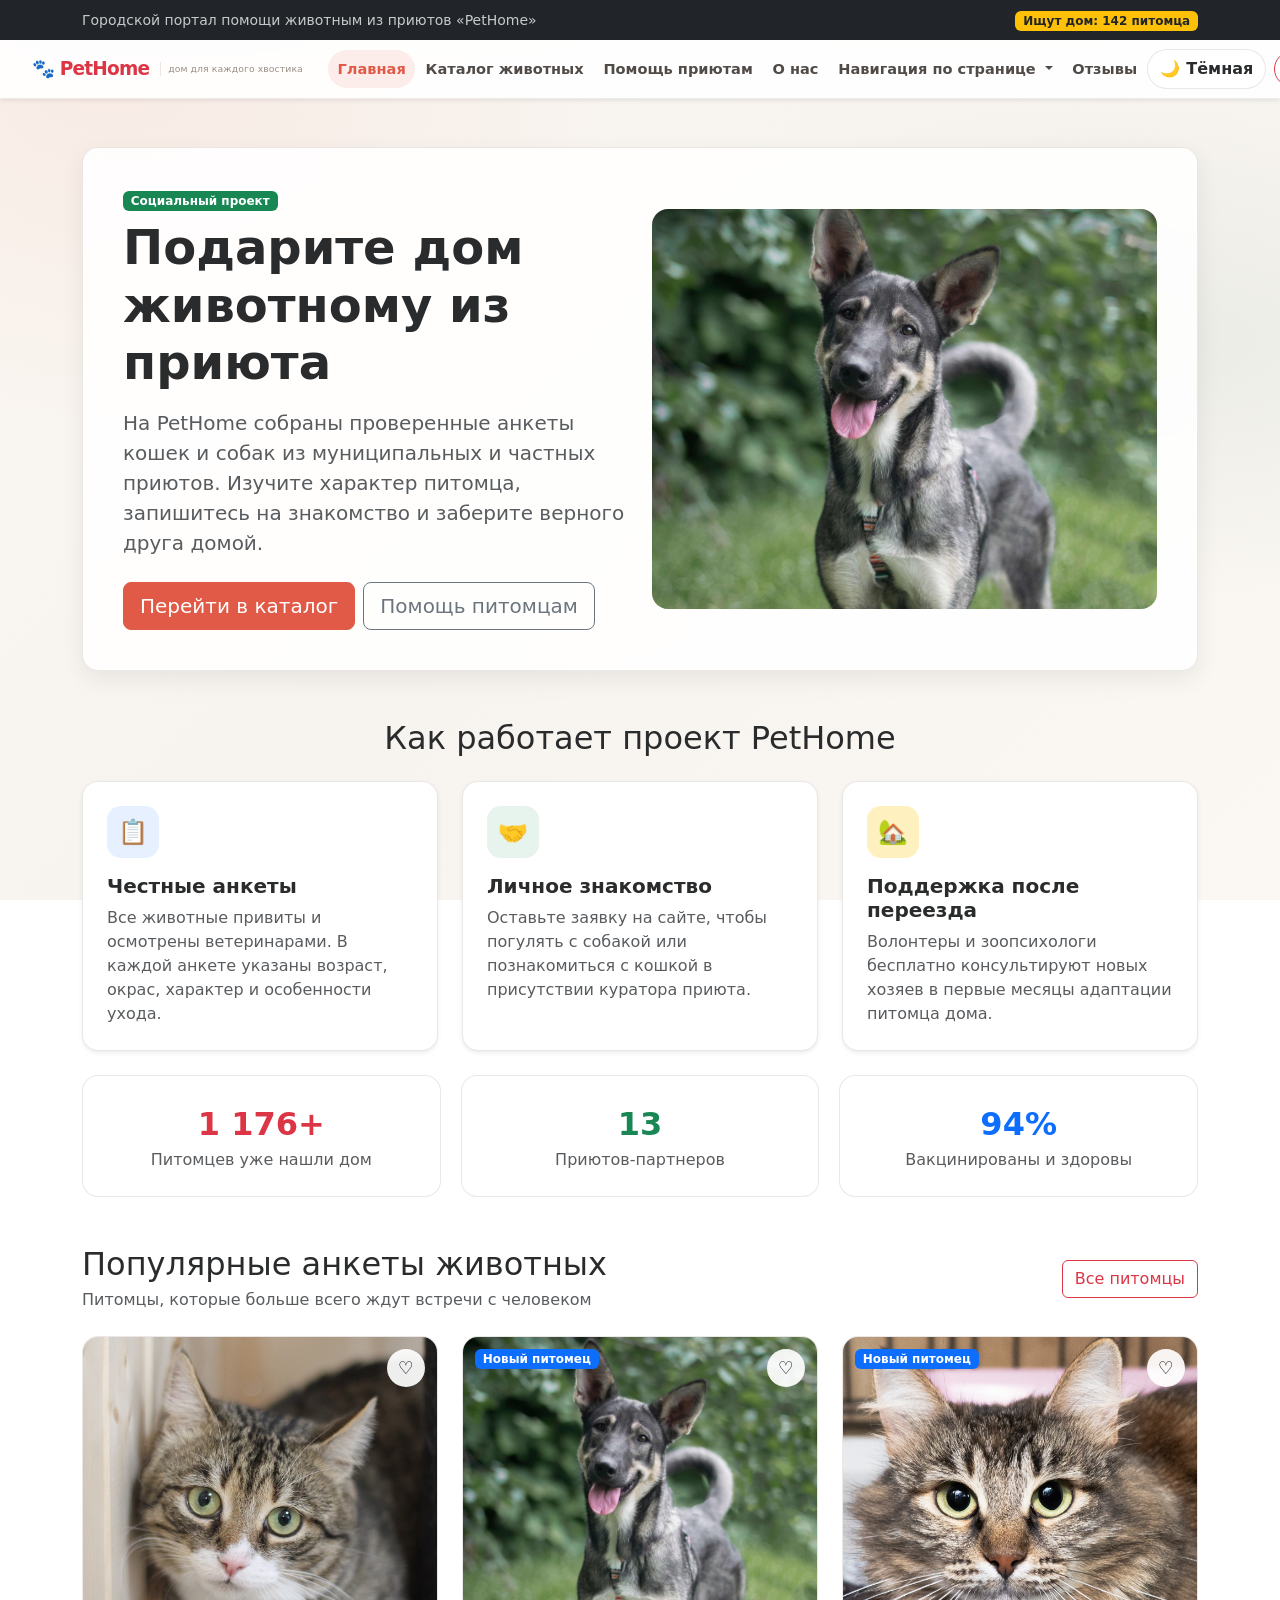
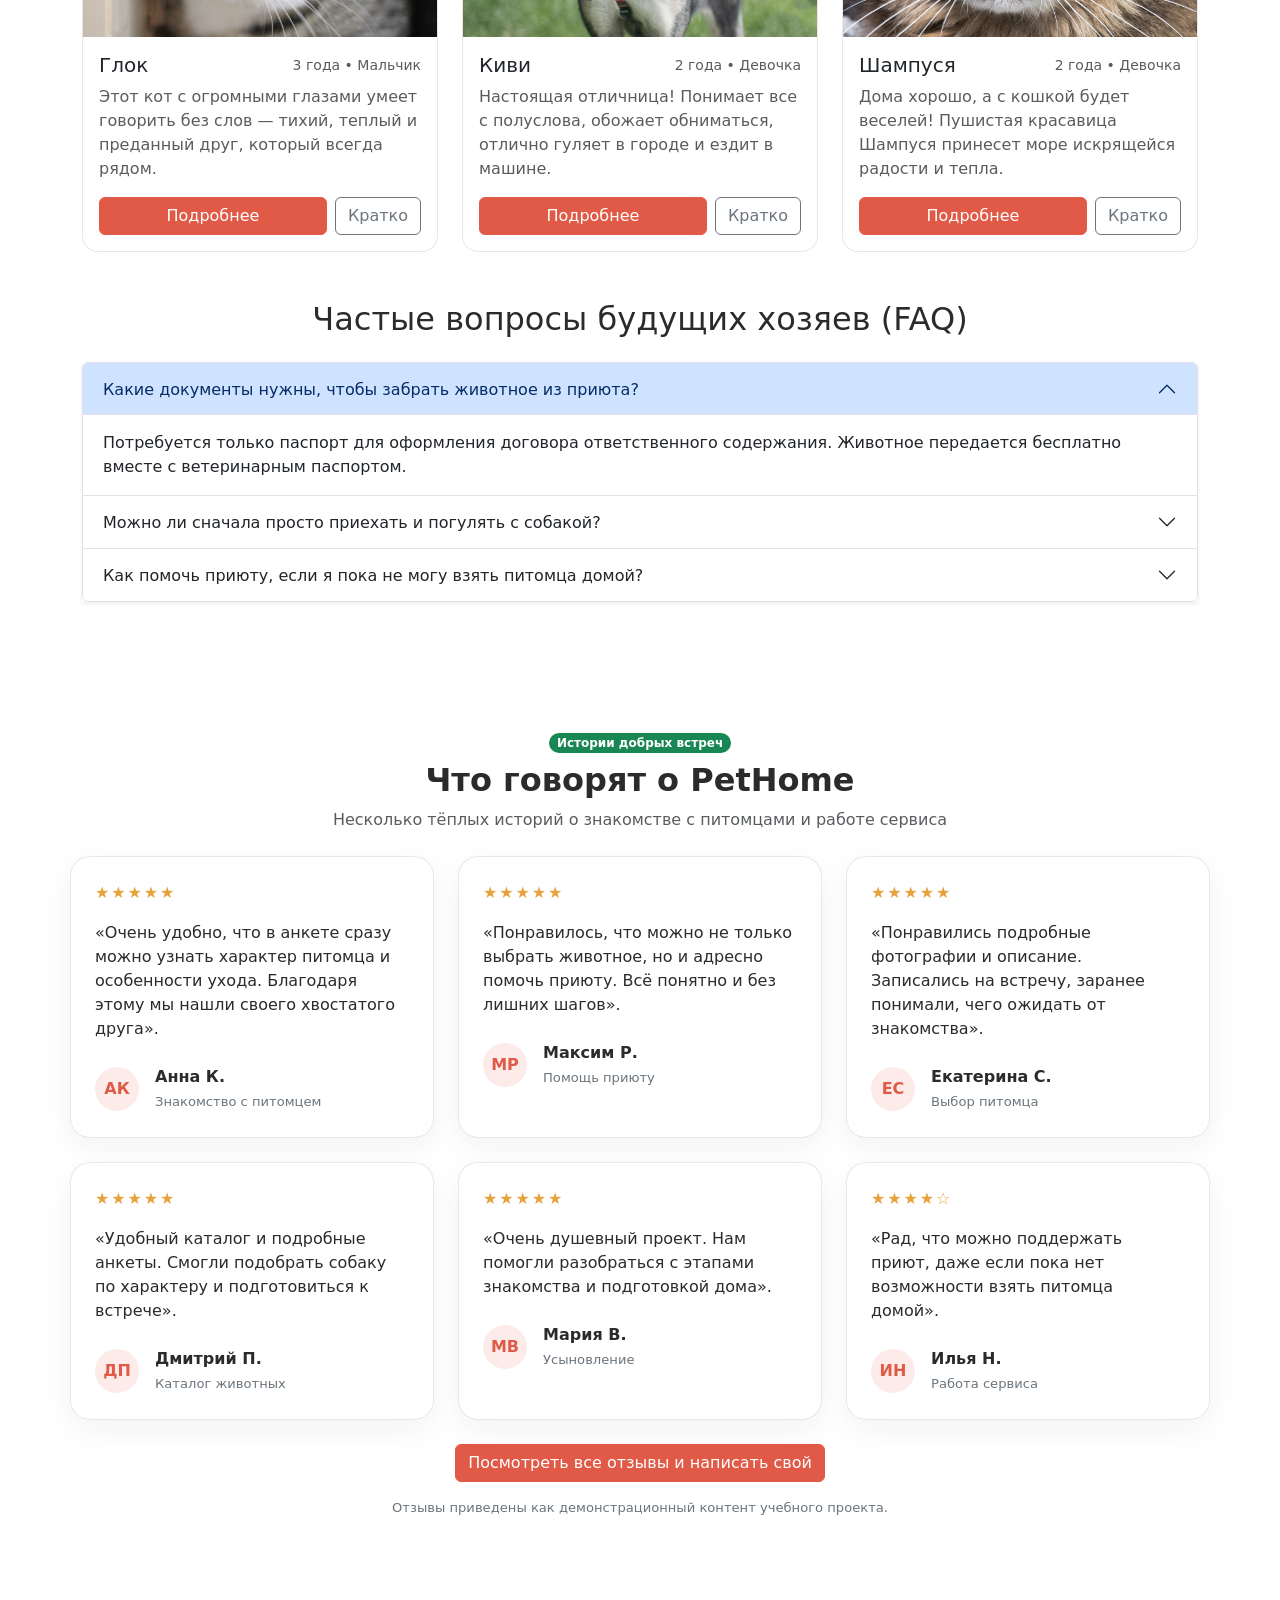
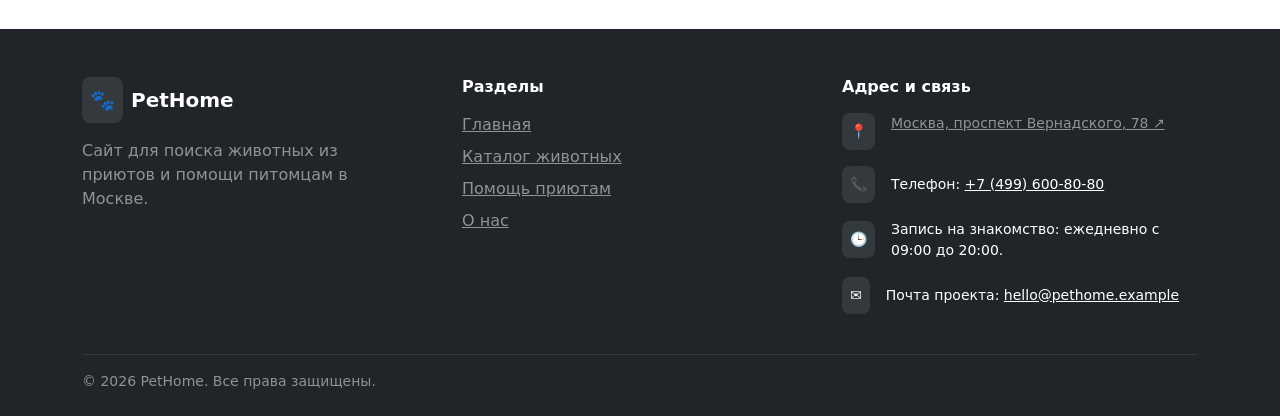
<file: index.html>
<!DOCTYPE html>
<html lang="ru">
<head>
  <meta charset="UTF-8">
  <meta name="viewport" content="width=device-width, initial-scale=1.0">
  <title>Главная — PetHome: поиск животных из приютов</title>
  <link href="https://cdn.jsdelivr.net/npm/bootstrap@5.3.3/dist/css/bootstrap.min.css" rel="stylesheet">
  <link rel="stylesheet" href="css/custom.css">
</head>
<body>

  <!-- Верхняя инфо-полоса шапки -->
  <header class="bg-dark text-white py-2">
    <div class="container">
      <div class="row align-items-center">
        <div class="col-12 col-md-8">
          <small class="opacity-75">Городской портал помощи животным из приютов «PetHome»</small>
        </div>
        <div class="col-12 col-md-4 text-md-end mt-1 mt-md-0">
          <span class="badge bg-warning text-dark">Ищут дом: 142 питомца</span>
        </div>
      </div>
    </div>
  </header>

  <!-- Закрепленное единое меню -->
  <nav class="navbar navbar-expand-lg navbar-light bg-white border-bottom sticky-top shadow-sm">
    <div class="container">
      <a class="navbar-brand fw-bold text-danger" href="index.html">🐾 PetHome</a>
      <button class="navbar-toggler" type="button" data-bs-toggle="collapse" data-bs-target="#mainNavbar" aria-controls="mainNavbar" aria-expanded="false" aria-label="Переключить навигацию">
        <span class="navbar-toggler-icon"></span>
      </button>

      <div class="collapse navbar-collapse" id="mainNavbar">
        <ul class="navbar-nav me-auto mb-2 mb-lg-0">
          <li class="nav-item">
            <a class="nav-link" href="catalog.html">Каталог животных</a>
          </li>
          <li class="nav-item">
            <a class="nav-link" href="order.html">Помощь приютам</a>
          </li>
          <li class="nav-item dropdown">
            <a class="nav-link dropdown-toggle" href="#" role="button" data-bs-toggle="dropdown" aria-expanded="false">
              Навигация по странице
            </a>
            <ul class="dropdown-menu">
              <li><a class="dropdown-item" href="#about">О проекте</a></li>
              <li><a class="dropdown-item" href="#popular">Популярные анкеты</a></li>
              <li><a class="dropdown-item" href="#faq">Частые вопросы (FAQ)</a></li>
            </ul>
          </li>
        </ul>
        <div class="d-flex align-items-center gap-2">
          <button type="button" class="btn btn-outline-danger btn-sm" data-bs-toggle="modal" data-bs-target="#favoritesModal">
            Избранное <span class="badge bg-danger" id="favCounter">0</span>
          </button>
          <a href="catalog.html" class="btn btn-pethome btn-sm">Найти друга</a>
        </div>
      </div>
    </div>
  </nav>

  <main>
    <!-- Hero-блок -->
    <section class="container my-5">
      <div class="hero-banner">
        <div class="row align-items-center g-4">
          <div class="col-12 col-lg-6">
            <span class="badge bg-success mb-2">Социальный проект</span>
            <h1 class="display-5 fw-bold mb-3">Подарите дом животному из приюта</h1>
            <p class="lead text-muted mb-4">
              На PetHome собраны проверенные анкеты кошек и собак из муниципальных и частных приютов. Изучите характер питомца, запишитесь на знакомство и заберите верного друга домой.
            </p>
            <div class="d-flex flex-wrap gap-2">
              <a class="btn btn-pethome btn-lg" href="catalog.html">Перейти в каталог</a>
              <a class="btn btn-outline-secondary btn-lg" href="order.html">Помощь питомцам</a>
            </div>
          </div>
          <div class="col-12 col-lg-6">
            <img src="images/Kiwi1.jpg" alt="Собака Киви из приюта" class="hero-banner__image">
          </div>
        </div>
      </div>
    </section>

    <!-- Блок О проекте -->
   <!-- Блок О проекте и Преимущества -->
    <section class="container my-5" id="about">
      <h2 class="text-center mb-4">Как работает проект PetHome</h2>
      <div class="row g-4 mb-4">
        <div class="col-12 col-md-4">
          <div class="p-4 border rounded-4 h-100 bg-white shadow-sm step-card">
            <div class="step-card__icon-wrap bg-primary bg-opacity-10 text-primary mb-3">📋</div>
            <h3 class="h5 fw-bold">Честные анкеты</h3>
            <p class="mb-0 text-muted">
              Все животные привиты и осмотрены ветеринарами. В каждой анкете указаны возраст, окрас, характер и особенности ухода.
            </p>
          </div>
        </div>
        <div class="col-12 col-md-4">
          <div class="p-4 border rounded-4 h-100 bg-white shadow-sm step-card">
            <div class="step-card__icon-wrap bg-success bg-opacity-10 text-success mb-3">🤝</div>
            <h3 class="h5 fw-bold">Личное знакомство</h3>
            <p class="mb-0 text-muted">
              Оставьте заявку на сайте, чтобы погулять с собакой или познакомиться с кошкой в присутствии куратора приюта.
            </p>
          </div>
        </div>
        <div class="col-12 col-md-4">
          <div class="p-4 border rounded-4 h-100 bg-white shadow-sm step-card">
            <div class="step-card__icon-wrap bg-warning bg-opacity-25 text-dark mb-3">🏡</div>
            <h3 class="h5 fw-bold">Поддержка после переезда</h3>
            <p class="mb-0 text-muted">
              Волонтеры и зоопсихологи бесплатно консультируют новых хозяев в первые месяцы адаптации питомца дома.
            </p>
          </div>
        </div>
      </div>

      <!-- Сетка статистики с плавной анимацией цифр при первом скролле -->
      <div class="stats-grid">
        <div class="stats-grid__item">
          <div class="fs-2 fw-bold text-danger js-stat-counter" data-target="1240" data-suffix="+">0+</div>
          <div class="text-muted">Питомцев уже нашли дом</div>
        </div>
        <div class="stats-grid__item">
          <div class="fs-2 fw-bold text-success js-stat-counter" data-target="14" data-suffix="">0</div>
          <div class="text-muted">Приютов-партнеров</div>
        </div>
        <div class="stats-grid__item">
          <div class="fs-2 fw-bold text-primary js-stat-counter" data-target="100" data-suffix="%">0%</div>
          <div class="text-muted">Вакцинированы и здоровы</div>
        </div>
      </div>
    </section>

    <!-- Популярные анкеты (3 питомца: Глок, Киви, Шампуся) -->
    <section class="container my-5" id="popular">
      <div class="d-flex justify-content-between align-items-center mb-4">
        <div>
          <h2 class="mb-1">Популярные анкеты животных</h2>
          <p class="text-muted mb-0">Питомцы, которые больше всего ждут встречи с человеком</p>
        </div>
        <a class="btn btn-outline-danger" href="catalog.html">Все питомцы</a>
      </div>

      <div class="row g-4">
        <!-- Карточка 1: Глок -->
        <div class="col-12 col-md-6 col-lg-4">
          <div class="card pet-card h-100">
            <div class="pet-card__img-wrapper">
              <button type="button" class="pet-card__fav-btn js-fav-btn" aria-label="В избранное">♡</button>
              <img src="images/Glok1.jpg" class="pet-card__img" alt="Кот Глок">
            </div>
            <div class="card-body d-flex flex-column">
              <div class="d-flex justify-content-between align-items-center mb-2">
                <h3 class="h5 card-title mb-0">Глок</h3>
                <span class="text-muted small">3 года • Мальчик</span>
              </div>
              <p class="card-text text-muted">
                Этот кот с огромными глазами умеет говорить без слов — тихий, теплый и преданный друг, который всегда рядом.
              </p>
              <div class="mt-auto d-flex gap-2">
                <a class="btn btn-pethome flex-grow-1" href="product.html?pet=glok">Подробнее</a>
                <button
                  class="btn btn-outline-secondary"
                  type="button"
                  data-bs-toggle="modal"
                  data-bs-target="#petQuickModal"
                  data-pet-name="Глок"
                  data-pet-age="3 года, мальчик, привит"
                  data-pet-temp="Общительный, ласковый."
                  data-pet-shelter="Приют «Зоорассвет» (г. Москва)"
                  data-pet-img="images/Glok1.jpg"
                >
                  Кратко
                </button>
              </div>
            </div>
          </div>
        </div>

        <!-- Карточка 2: Киви -->
        <div class="col-12 col-md-6 col-lg-4">
          <div class="card pet-card h-100">
            <div class="pet-card__img-wrapper">
              <span class="badge bg-primary pet-card__badge">Новый питомец</span>
              <button type="button" class="pet-card__fav-btn js-fav-btn" aria-label="В избранное">♡</button>
              <img src="images/Kiwi1.jpg" class="pet-card__img" alt="Собака Киви">
            </div>
            <div class="card-body d-flex flex-column">
              <div class="d-flex justify-content-between align-items-center mb-2">
                <h3 class="h5 card-title mb-0">Киви</h3>
                <span class="text-muted small">2 года • Девочка</span>
              </div>
              <p class="card-text text-muted">
                Настоящая отличница! Понимает все с полуслова, обожает обниматься, отлично гуляет в городе и ездит в машине.
              </p>
              <div class="mt-auto d-flex gap-2">
                <a class="btn btn-pethome flex-grow-1" href="product.html?pet=kiwi">Подробнее</a>
                <button
                  class="btn btn-outline-secondary"
                  type="button"
                  data-bs-toggle="modal"
                  data-bs-target="#petQuickModal"
                  data-pet-name="Киви"
                  data-pet-age="2 года, девочка, привита"
                  data-pet-temp="Умна и сообразительна."
                  data-pet-shelter="Приют «Зеленоград» (г. Москва)"
                  data-pet-img="images/Kiwi1.jpg"
                >
                  Кратко
                </button>
              </div>
            </div>
          </div>
        </div>

        <!-- Карточка 3: Шампуся -->
        <div class="col-12 col-md-6 col-lg-4">
          <div class="card pet-card h-100">
            <div class="pet-card__img-wrapper">
              <span class="badge bg-primary pet-card__badge">Новый питомец</span>
              <button type="button" class="pet-card__fav-btn js-fav-btn" aria-label="В избранное">♡</button>
              <img src="images/Shampusya1.jpg" class="pet-card__img" alt="Кошка Шампуся">
            </div>
            <div class="card-body d-flex flex-column">
              <div class="d-flex justify-content-between align-items-center mb-2">
                <h3 class="h5 card-title mb-0">Шампуся</h3>
                <span class="text-muted small">2 года • Девочка</span>
              </div>
              <p class="card-text text-muted">
                Дома хорошо, а с кошкой будет веселей! Пушистая красавица Шампуся принесет море искрящейся радости и тепла.
              </p>
              <div class="mt-auto d-flex gap-2">
                <a class="btn btn-pethome flex-grow-1" href="product.html?pet=shampusya">Подробнее</a>
                <button
                  class="btn btn-outline-secondary"
                  type="button"
                  data-bs-toggle="modal"
                  data-bs-target="#petQuickModal"
                  data-pet-name="Шампуся"
                  data-pet-age="2 года, девочка, привита"
                  data-pet-temp="Добрая."
                  data-pet-shelter="Приют «Муркоша-Юг» (г. Москва)"
                  data-pet-img="images/Shampusya1.jpg"
                >
                  Кратко
                </button>
              </div>
            </div>
          </div>
        </div>
      </div>
    </section>

    <!-- Раскрывающийся блок FAQ -->
    <section class="container my-5" id="faq">
      <h2 class="text-center mb-4">Частые вопросы будущих хозяев (FAQ)</h2>
      <div class="accordion shadow-sm" id="faqAccordion">
        <div class="accordion-item">
          <h3 class="accordion-header">
            <button class="accordion-button" type="button" data-bs-toggle="collapse" data-bs-target="#faqOne" aria-expanded="true" aria-controls="faqOne">
              Какие документы нужны, чтобы забрать животное из приюта?
            </button>
          </h3>
          <div id="faqOne" class="accordion-collapse collapse show" data-bs-parent="#faqAccordion">
            <div class="accordion-body">
              Потребуется только паспорт для оформления договора ответственного содержания. Животное передается бесплатно вместе с ветеринарным паспортом.
            </div>
          </div>
        </div>

        <div class="accordion-item">
          <h3 class="accordion-header">
            <button class="accordion-button collapsed" type="button" data-bs-toggle="collapse" data-bs-target="#faqTwo" aria-expanded="false" aria-controls="faqTwo">
              Можно ли сначала просто приехать и погулять с собакой?
            </button>
          </h3>
          <div id="faqTwo" class="accordion-collapse collapse" data-bs-parent="#faqAccordion">
            <div class="accordion-body">
              Да! Оставьте заявку на странице понравившегося питомца, и куратор встретит вас в приюте, познакомит с хвостиком и расскажет о его привычках.
            </div>
          </div>
        </div>

        <div class="accordion-item">
          <h3 class="accordion-header">
            <button class="accordion-button collapsed" type="button" data-bs-toggle="collapse" data-bs-target="#faqThree" aria-expanded="false" aria-controls="faqThree">
              Как помочь приюту, если я пока не могу взять питомца домой?
            </button>
          </h3>
          <div id="faqThree" class="accordion-collapse collapse" data-bs-parent="#faqAccordion">
            <div class="accordion-body">
              На странице «Помощь питомцам из приютов» можно собрать корзину адресных подарков (корм, лакомства, средства от паразитов) для конкретного хвостика или помочь всем сразу.
            </div>
          </div>
        </div>
      </div>
    </section>
  </main>

  <!-- Модальное окно краткой информации -->
  <div class="modal fade" id="petQuickModal" tabindex="-1" aria-labelledby="petQuickModalLabel" aria-hidden="true">
    <div class="modal-dialog modal-dialog-centered">
      <div class="modal-content">
        <div class="modal-header">
          <h2 class="modal-title h5" id="petQuickModalLabel">Краткая анкета: <span id="modalPetName">Глок</span></h2>
          <button type="button" class="btn-close" data-bs-dismiss="modal" aria-label="Закрыть"></button>
        </div>
        <div class="modal-body">
          <img id="modalPetImg" src="images/Glok1.jpg" alt="Фото питомца" class="img-fluid rounded mb-3 w-100" style="max-height: 220px; object-fit: cover;">
          <p class="mb-2"><strong>Возраст и пол:</strong> <span id="modalPetAge"></span></p>
          <p class="mb-2"><strong>Характер:</strong> <span id="modalPetTemp"></span></p>
          <p class="mb-0 text-muted"><strong>Где находится:</strong> <span id="modalPetShelter"></span></p>
        </div>
        <div class="modal-footer">
          <button type="button" class="btn btn-secondary" data-bs-dismiss="modal">Закрыть</button>
          <a href="product.html?pet=glok" class="btn btn-pethome">Перейти на страницу питомца</a>
        </div>
      </div>
    </div>
  </div>

  <button type="button" id="scrollTopBtn" class="scroll-top" aria-label="Наверх">↑</button>

  
    <!-- Отзывы о сервисе PetHome (демонстрационные примеры для макета) -->
    <section class="container reviews-section my-5" id="reviews">
      <div class="text-center mb-4">
        <span class="badge rounded-pill text-bg-success mb-2">Истории добрых встреч</span>
        <h2 class="fw-bold">Что говорят о PetHome</h2>
        <p class="text-muted mb-0">Несколько тёплых историй о знакомстве с питомцами и работе сервиса</p>
      </div>
      <div class="row g-4">
        <div class="col-12 col-md-4">
          <article class="review-card">
            <div class="review-stars mb-3" aria-label="5 из 5 звёзд">★★★★★</div>
            <p class="mb-4">«Очень удобно, что в анкете сразу можно узнать характер питомца и особенности ухода. Благодаря этому мы нашли своего хвостатого друга».</p>
            <div class="d-flex align-items-center gap-3">
              <div class="review-avatar">АК</div>
              <div><strong class="d-block">Анна К.</strong><span class="review-note">Знакомство с питомцем</span></div>
            </div>
          </article>
        </div>
        <div class="col-12 col-md-4">
          <article class="review-card">
            <div class="review-stars mb-3" aria-label="5 из 5 звёзд">★★★★★</div>
            <p class="mb-4">«Понравилось, что можно не только выбрать животное, но и адресно помочь приюту. Всё понятно и без лишних шагов».</p>
            <div class="d-flex align-items-center gap-3">
              <div class="review-avatar">МР</div>
              <div><strong class="d-block">Максим Р.</strong><span class="review-note">Помощь приюту</span></div>
            </div>
          </article>
        </div>
        <div class="col-12 col-md-4">
          <article class="review-card">
            <div class="review-stars mb-3" aria-label="5 из 5 звёзд">★★★★★</div>
            <p class="mb-4">«Понравились подробные фотографии и описание. Записались на встречу, заранее понимали, чего ожидать от знакомства».</p>
            <div class="d-flex align-items-center gap-3">
              <div class="review-avatar">ЕС</div>
              <div><strong class="d-block">Екатерина С.</strong><span class="review-note">Выбор питомца</span></div>
            </div>
          </article>
        </div>
        <div class="col-12 col-md-4">
          <article class="review-card"><div class="review-stars mb-3">★★★★★</div><p class="mb-4">«Удобный каталог и подробные анкеты. Смогли подобрать собаку по характеру и подготовиться к встрече».</p><div class="d-flex align-items-center gap-3"><div class="review-avatar">ДП</div><div><strong class="d-block">Дмитрий П.</strong><span class="review-note">Каталог животных</span></div></div></article>
        </div>
        <div class="col-12 col-md-4">
          <article class="review-card"><div class="review-stars mb-3">★★★★★</div><p class="mb-4">«Очень душевный проект. Нам помогли разобраться с этапами знакомства и подготовкой дома».</p><div class="d-flex align-items-center gap-3"><div class="review-avatar">МВ</div><div><strong class="d-block">Мария В.</strong><span class="review-note">Усыновление</span></div></div></article>
        </div>
        <div class="col-12 col-md-4">
          <article class="review-card"><div class="review-stars mb-3">★★★★☆</div><p class="mb-4">«Рад, что можно поддержать приют, даже если пока нет возможности взять питомца домой».</p><div class="d-flex align-items-center gap-3"><div class="review-avatar">ИН</div><div><strong class="d-block">Илья Н.</strong><span class="review-note">Работа сервиса</span></div></div></article>
        </div>
      </div>
      <div class="text-center mt-4"><a href="reviews.html" class="btn btn-pethome">Посмотреть все отзывы и написать свой</a></div>
      <p class="review-note text-center mt-3 mb-0">Отзывы приведены как демонстрационный контент учебного проекта.</p>
    </section>

<footer class="bg-dark text-white pt-5 pb-4 mt-5">
    <div class="container">
      <div class="row g-4 pb-4">
        <!-- Левая колонка -->
        <div class="col-12 col-md-4">
          <a href="index.html" class="d-inline-flex align-items-center gap-2 text-white text-decoration-none mb-3">
            <span class="d-inline-flex align-items-center justify-content-center bg-secondary bg-opacity-25 rounded-3 p-2 fs-5">🐾</span>
            <span class="fw-bold fs-5">PetHome</span>
          </a>
          <p class="text-white-50 mb-0" style="max-width: 280px;">
            Сайт для поиска животных из приютов и помощи питомцам в Москве.
          </p>
        </div>

        <!-- Средняя колонка: Разделы (со ссылкой О нас) -->
        <div class="col-12 col-md-4">
          <h3 class="h6 fw-bold mb-3">Разделы</h3>
          <ul class="list-unstyled d-flex flex-column gap-2 mb-0">
            <li><a href="index.html" class="text-white-50 text-decoration-underline">Главная</a></li>
            <li><a href="catalog.html" class="text-white-50 text-decoration-underline">Каталог животных</a></li>
            <li><a href="order.html" class="text-white-50 text-decoration-underline">Помощь приютам</a></li>
            <li><a href="about.html" class="text-white-50 text-decoration-underline">О нас</a></li>
          </ul>
        </div>

        <!-- Правая колонка: Адрес и связь (без Кампус РТУ МИРЭА) -->
        <div class="col-12 col-md-4">
          <h3 class="h6 fw-bold mb-3">Адрес и связь</h3>
          <ul class="list-unstyled d-flex flex-column gap-3 mb-0 small">
            <li class="d-flex align-items-start gap-3">
              <span class="d-inline-flex align-items-center justify-content-center bg-secondary bg-opacity-25 rounded-3 p-2">📍</span>
              <div>
                <div class="text-white">Москва, проспект Вернадского, 78</div>
              </div>
            </li>
            <li class="d-flex align-items-center gap-3">
              <span class="d-inline-flex align-items-center justify-content-center bg-secondary bg-opacity-25 rounded-3 p-2">📞</span>
              <div>
                Телефон: <a href="tel:+74996008080" class="text-white text-decoration-underline">+7 (499) 600-80-80</a>
              </div>
            </li>
            <li class="d-flex align-items-center gap-3">
              <span class="d-inline-flex align-items-center justify-content-center bg-secondary bg-opacity-25 rounded-3 p-2">🕒</span>
              <div>Запись на знакомство: ежедневно с 09:00 до 20:00.</div>
            </li>
            <li class="d-flex align-items-center gap-3">
              <span class="d-inline-flex align-items-center justify-content-center bg-secondary bg-opacity-25 rounded-3 p-2">✉️</span>
              <div>
                Почта проекта: <a href="mailto:hello@pethome.example" class="text-white text-decoration-underline">hello@pethome.example</a>
              </div>
            </li>
          </ul>
        </div>
      </div>

      <hr class="border-secondary opacity-25 my-3">

      <div class="small text-white-50">
        &copy; 2026 PetHome. Все права защищены.
      </div>
    </div>
  </footer>

  <script src="https://cdn.jsdelivr.net/npm/bootstrap@5.3.3/dist/js/bootstrap.bundle.min.js"></script>
  <script src="js/main.js"></script>
</body>
</html>
</file>
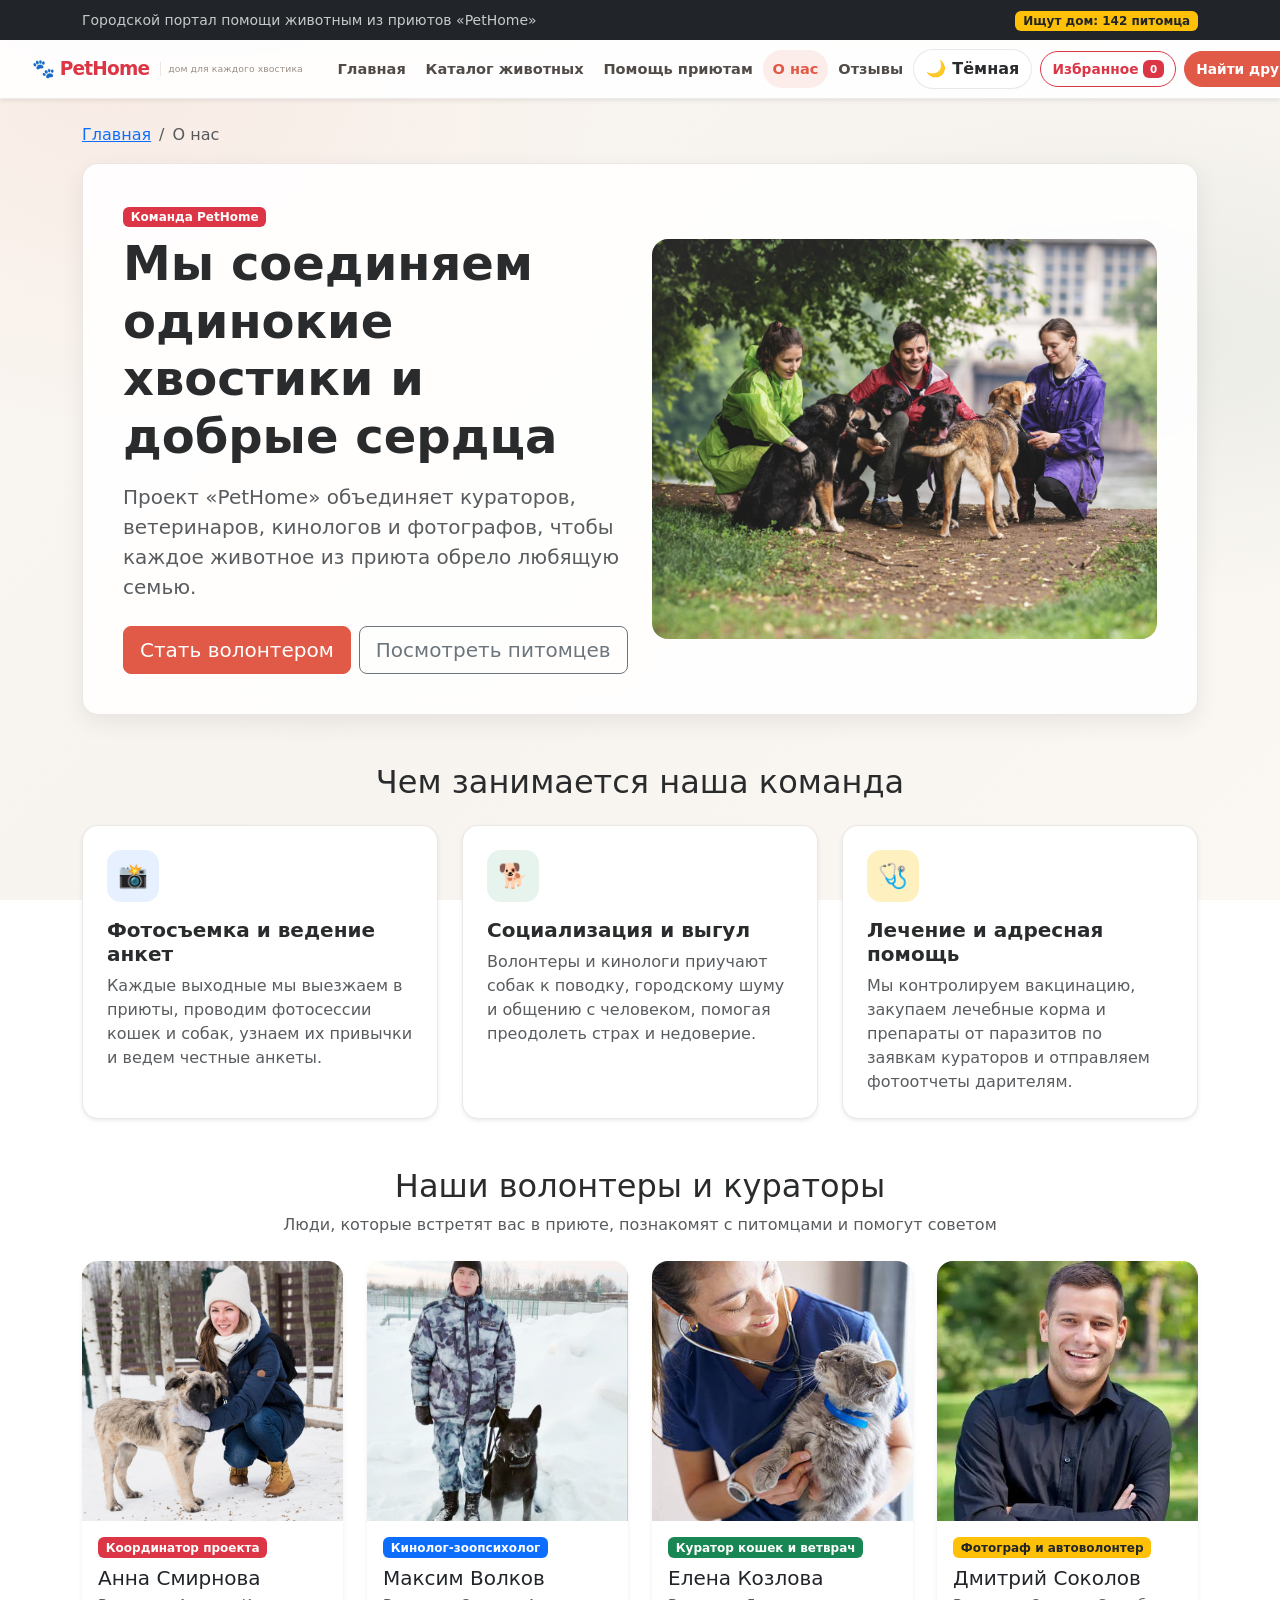
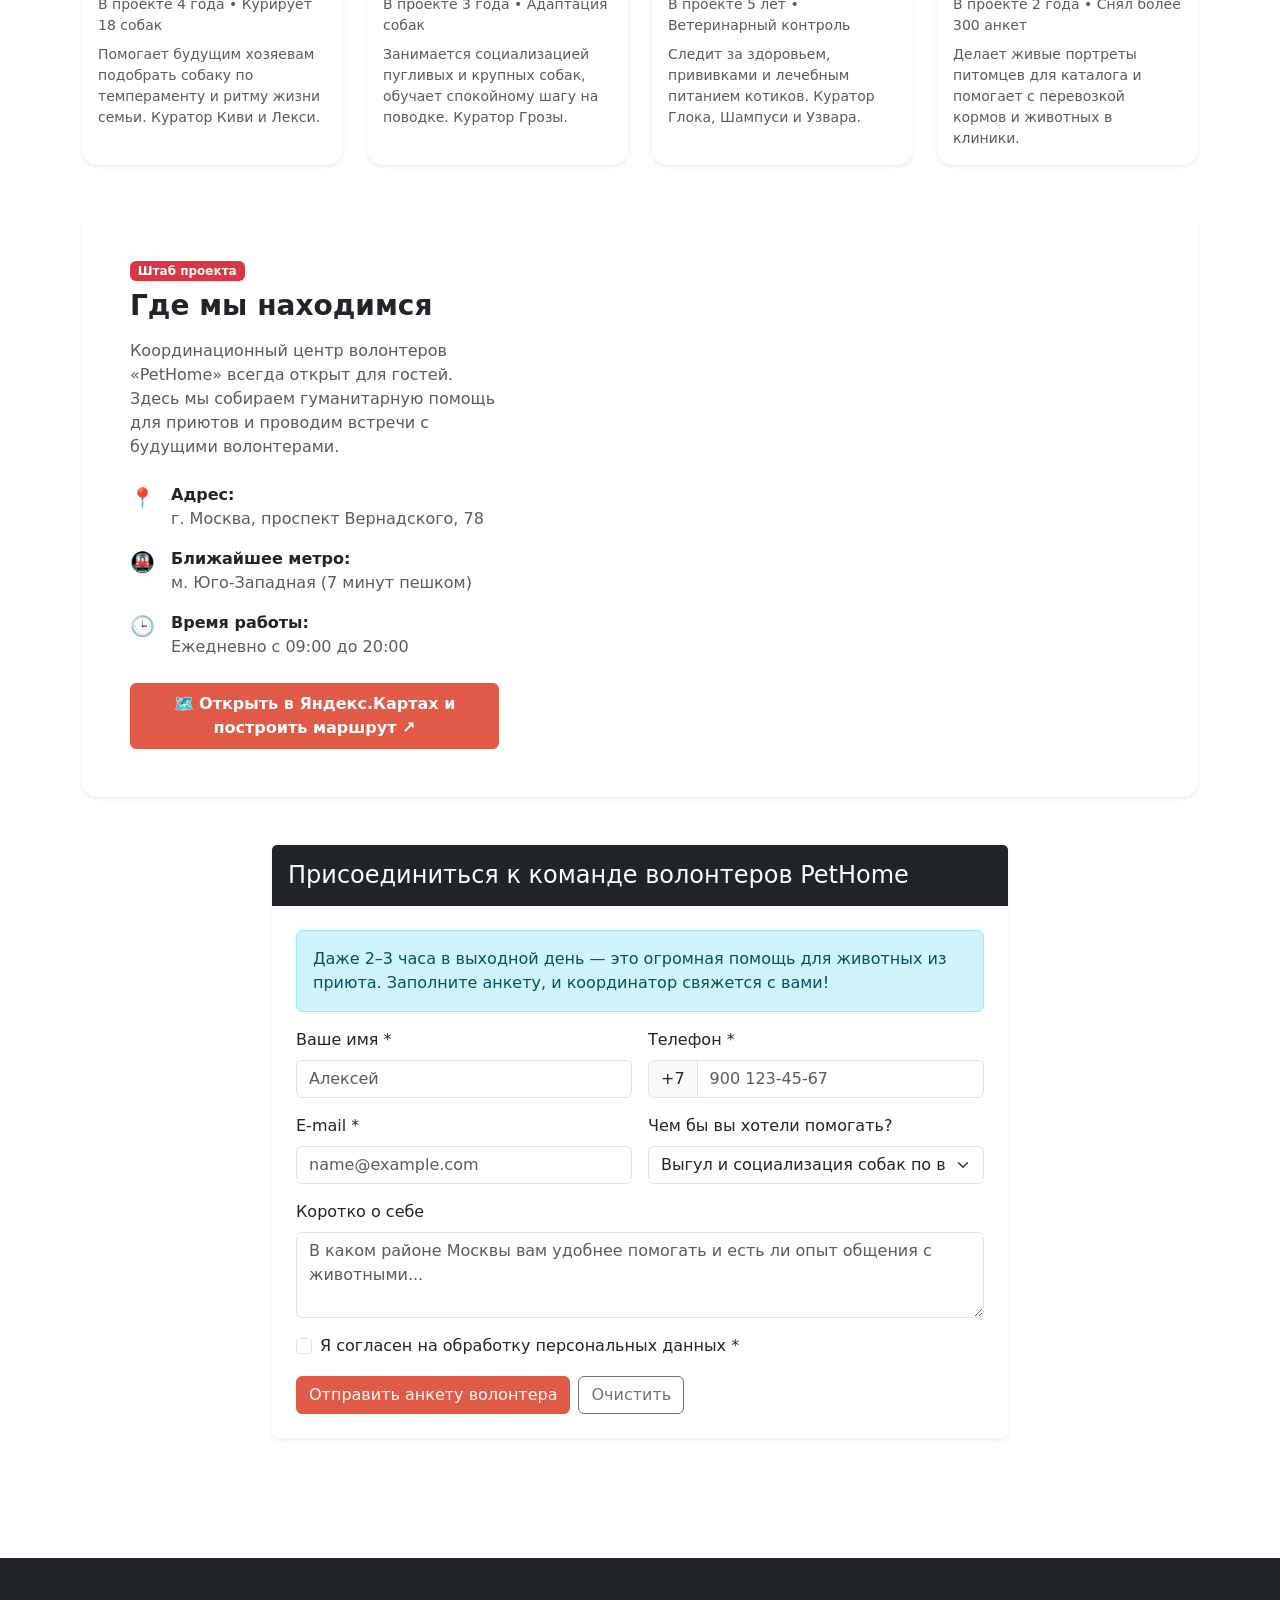
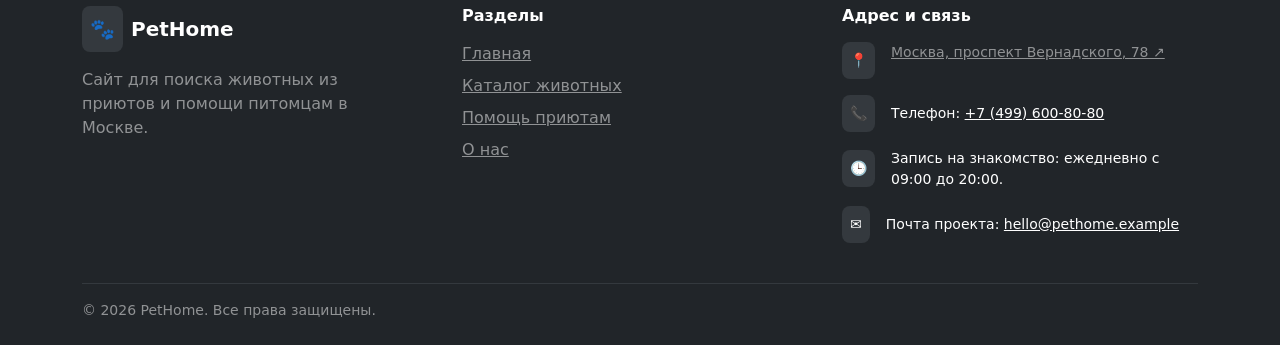
<file: about.html>
<!DOCTYPE html>
<html lang="ru">
<head>
  <meta charset="UTF-8">
  <meta name="viewport" content="width=device-width, initial-scale=1.0">
  <title>О нас и наших волонтерах — PetHome</title>
  <link href="https://cdn.jsdelivr.net/npm/bootstrap@5.3.3/dist/css/bootstrap.min.css" rel="stylesheet">
  <link rel="stylesheet" href="css/custom.css">
</head>
<body>

  <!-- Верхняя инфо-полоса шапки -->
  <header class="bg-dark text-white py-2">
    <div class="container">
      <div class="row align-items-center">
        <div class="col-12 col-md-8">
          <small class="opacity-75">Городской портал помощи животным из приютов «PetHome»</small>
        </div>
        <div class="col-12 col-md-4 text-md-end mt-1 mt-md-0">
          <span class="badge bg-warning text-dark">Ищут дом: 142 питомца</span>
        </div>
      </div>
    </div>
  </header>

  <!-- Закрепленное единое меню -->
  <nav class="navbar navbar-expand-lg navbar-light bg-white border-bottom sticky-top shadow-sm">
    <div class="container">
      <a class="navbar-brand fw-bold text-danger" href="index.html">🐾 PetHome</a>
      <button class="navbar-toggler" type="button" data-bs-toggle="collapse" data-bs-target="#mainNavbar" aria-controls="mainNavbar" aria-expanded="false" aria-label="Переключить навигацию">
        <span class="navbar-toggler-icon"></span>
      </button>

      <div class="collapse navbar-collapse" id="mainNavbar">
        <ul class="navbar-nav me-auto mb-2 mb-lg-0">
          <li class="nav-item">
            <a class="nav-link" href="index.html">Главная</a>
          </li>
          <li class="nav-item">
            <a class="nav-link" href="catalog.html">Каталог животных</a>
          </li>
          <li class="nav-item">
            <a class="nav-link" href="order.html">Помощь приютам</a>
          </li>
          <li class="nav-item">
            <a class="nav-link active fw-semibold" aria-current="page" href="about.html">О нас</a>
          </li>
        </ul>
        <div class="d-flex align-items-center gap-2">
          <button type="button" class="btn btn-outline-danger btn-sm" data-bs-toggle="modal" data-bs-target="#favoritesModal">
            Избранное <span class="badge bg-danger" id="favCounter">0</span>
          </button>
          <a href="catalog.html" class="btn btn-pethome btn-sm">Найти друга</a>
        </div>
      </div>
    </div>
  </nav>

  <main class="container my-4">
    <!-- Хлебные крошки -->
    <nav aria-label="breadcrumb">
      <ol class="breadcrumb">
        <li class="breadcrumb-item"><a href="index.html">Главная</a></li>
        <li class="breadcrumb-item active" aria-current="page">О нас</li>
      </ol>
    </nav>

    <!-- Hero-блок страницы О нас -->
    <section class="hero-banner mb-5">
      <div class="row align-items-center g-4">
        <div class="col-12 col-lg-6">
          <span class="badge bg-danger mb-2">Команда PetHome</span>
          <h1 class="display-5 fw-bold mb-3">Мы соединяем одинокие хвостики и добрые сердца</h1>
          <p class="lead text-muted mb-4">
            Проект «PetHome» объединяет кураторов, ветеринаров, кинологов и фотографов, чтобы каждое животное из приюта обрело любящую семью.
          </p>
          <div class="d-flex flex-wrap gap-2">
            <a href="#volunteerFormSection" class="btn btn-pethome btn-lg">Стать волонтером</a>
            <a href="catalog.html" class="btn btn-outline-secondary btn-lg">Посмотреть питомцев</a>
          </div>
        </div>
        <div class="col-12 col-lg-6">
          <img src="images/team-hero.jpg" alt="Команда волонтеров PetHome" class="hero-banner__image">
        </div>
      </div>
    </section>

    <!-- Чем занимается команда -->
    <section class="my-5">
      <h2 class="text-center mb-4">Чем занимается наша команда</h2>
      <div class="row g-4">
        <div class="col-12 col-md-4">
          <div class="p-4 border rounded-4 h-100 bg-white shadow-sm step-card">
            <div class="step-card__icon-wrap bg-primary bg-opacity-10 text-primary mb-3">📸</div>
            <h3 class="h5 fw-bold">Фотосъемка и ведение анкет</h3>
            <p class="text-muted mb-0">
              Каждые выходные мы выезжаем в приюты, проводим фотосессии кошек и собак, узнаем их привычки и ведем честные анкеты.
            </p>
          </div>
        </div>
        <div class="col-12 col-md-4">
          <div class="p-4 border rounded-4 h-100 bg-white shadow-sm step-card">
            <div class="step-card__icon-wrap bg-success bg-opacity-10 text-success mb-3">🐕</div>
            <h3 class="h5 fw-bold">Социализация и выгул</h3>
            <p class="text-muted mb-0">
              Волонтеры и кинологи приучают собак к поводку, городскому шуму и общению с человеком, помогая преодолеть страх и недоверие.
            </p>
          </div>
        </div>
        <div class="col-12 col-md-4">
          <div class="p-4 border rounded-4 h-100 bg-white shadow-sm step-card">
            <div class="step-card__icon-wrap bg-warning bg-opacity-25 text-dark mb-3">🩺</div>
            <h3 class="h5 fw-bold">Лечение и адресная помощь</h3>
            <p class="text-muted mb-0">
              Мы контролируем вакцинацию, закупаем лечебные корма и препараты от паразитов по заявкам кураторов и отправляем фотоотчеты дарителям.
            </p>
          </div>
        </div>
      </div>
    </section>

    <!-- Наши волонтеры и кураторы -->
    <section class="my-5">
      <div class="text-center mb-4">
        <h2 class="mb-2">Наши волонтеры и кураторы</h2>
        <p class="text-muted mb-0">Люди, которые встретят вас в приюте, познакомят с питомцами и помогут советом</p>
      </div>

      <div class="row g-4">
        <div class="col-12 col-sm-6 col-lg-3">
          <div class="card volunteer-card h-100 border-0 shadow-sm">
            <div class="volunteer-card__img-wrap">
              <img src="images/vol1.jpg" alt="Анна Смирнова" class="volunteer-card__img">
            </div>
            <div class="card-body d-flex flex-column">
              <span class="badge bg-danger align-self-start mb-2">Координатор проекта</span>
              <h3 class="h5 card-title mb-1">Анна Смирнова</h3>
              <p class="text-muted small mb-2">В проекте 4 года • Курирует 18 собак</p>
              <p class="card-text text-muted small mb-0">
                Помогает будущим хозяевам подобрать собаку по темпераменту и ритму жизни семьи. Куратор Киви и Лекси.
              </p>
            </div>
          </div>
        </div>

        <div class="col-12 col-sm-6 col-lg-3">
          <div class="card volunteer-card h-100 border-0 shadow-sm">
            <div class="volunteer-card__img-wrap">
              <img src="images/vol2.jpg" alt="Максим Волков" class="volunteer-card__img">
            </div>
            <div class="card-body d-flex flex-column">
              <span class="badge bg-primary align-self-start mb-2">Кинолог-зоопсихолог</span>
              <h3 class="h5 card-title mb-1">Максим Волков</h3>
              <p class="text-muted small mb-2">В проекте 3 года • Адаптация собак</p>
              <p class="card-text text-muted small mb-0">
                Занимается социализацией пугливых и крупных собак, обучает спокойному шагу на поводке. Куратор Грозы.
              </p>
            </div>
          </div>
        </div>

        <div class="col-12 col-sm-6 col-lg-3">
          <div class="card volunteer-card h-100 border-0 shadow-sm">
            <div class="volunteer-card__img-wrap">
              <img src="images/vol3.jpg" alt="Елена Козлова" class="volunteer-card__img">
            </div>
            <div class="card-body d-flex flex-column">
              <span class="badge bg-success align-self-start mb-2">Куратор кошек и ветврач</span>
              <h3 class="h5 card-title mb-1">Елена Козлова</h3>
              <p class="text-muted small mb-2">В проекте 5 лет • Ветеринарный контроль</p>
              <p class="card-text text-muted small mb-0">
                Следит за здоровьем, прививками и лечебным питанием котиков. Куратор Глока, Шампуси и Узвара.
              </p>
            </div>
          </div>
        </div>

        <div class="col-12 col-sm-6 col-lg-3">
          <div class="card volunteer-card h-100 border-0 shadow-sm">
            <div class="volunteer-card__img-wrap">
              <img src="images/vol4.jpg" alt="Дмитрий Соколов" class="volunteer-card__img">
            </div>
            <div class="card-body d-flex flex-column">
              <span class="badge bg-warning text-dark align-self-start mb-2">Фотограф и автоволонтер</span>
              <h3 class="h5 card-title mb-1">Дмитрий Соколов</h3>
              <p class="text-muted small mb-2">В проекте 2 года • Снял более 300 анкет</p>
              <p class="card-text text-muted small mb-0">
                Делает живые портреты питомцев для каталога и помогает с перевозкой кормов и животных в клиники.
              </p>
            </div>
          </div>
        </div>
      </div>
    </section>

    <!-- Секция с Яндекс.Картой (без упоминания Кампуса РТУ МИРЭА) -->
    <section class="my-5" id="locationMapSection">
      <div class="card border-0 shadow-sm rounded-4 overflow-hidden">
        <div class="row g-0 align-items-stretch">
          <div class="col-12 col-lg-5 p-4 p-md-5 d-flex flex-column justify-content-center bg-white">
            <span class="badge bg-danger align-self-start mb-2">Штаб проекта</span>
            <h2 class="h3 fw-bold mb-3">Где мы находимся</h2>
            <p class="text-muted mb-4">
              Координационный центр волонтеров «PetHome» всегда открыт для гостей. Здесь мы собираем гуманитарную помощь для приютов и проводим встречи с будущими волонтерами.
            </p>

            <ul class="list-unstyled d-flex flex-column gap-3 mb-4">
              <li class="d-flex align-items-start gap-3">
                <span class="fs-5">📍</span>
                <div>
                  <div class="fw-semibold">Адрес:</div>
                  <div class="text-muted">г. Москва, проспект Вернадского, 78</div>
                </div>
              </li>
              <li class="d-flex align-items-start gap-3">
                <span class="fs-5">🚇</span>
                <div>
                  <div class="fw-semibold">Ближайшее метро:</div>
                  <div class="text-muted">м. Юго-Западная (7 минут пешком)</div>
                </div>
              </li>
              <li class="d-flex align-items-start gap-3">
                <span class="fs-5">🕒</span>
                <div>
                  <div class="fw-semibold">Время работы:</div>
                  <div class="text-muted">Ежедневно с 09:00 до 20:00</div>
                </div>
              </li>
            </ul>

            <div class="mt-auto">
              <a
                href="https://yandex.ru/maps/?pt=37.480069,55.669986&z=16&l=map"
                target="_blank"
                rel="noopener noreferrer"
                class="btn btn-pethome w-100 py-2 fw-semibold"
              >
                🗺️ Открыть в Яндекс.Картах и построить маршрут ↗
              </a>
            </div>
          </div>

          <div class="col-12 col-lg-7" style="min-height: 380px;">
            <iframe
              src="https://yandex.ru/map-widget/v1/?ll=37.480069%2C55.669986&z=16&pt=37.480069%2C55.669986%2Cpm2rdm"
              width="100%"
              height="100%"
              style="border: 0; min-height: 380px; display: block;"
              allowfullscreen="true"
              loading="lazy"
              title="Яндекс.Карта — Москва, проспект Вернадского, 78"
            ></iframe>
          </div>
        </div>
      </div>
    </section>

    <!-- Форма: Стать волонтером -->
    <section class="my-5" id="volunteerFormSection">
      <div class="row justify-content-center">
        <div class="col-12 col-lg-8">
          <div class="card shadow-sm border-0">
            <div class="card-header bg-dark text-white py-3">
              <h2 class="h4 mb-0">Присоединиться к команде волонтеров PetHome</h2>
            </div>
            <div class="card-body p-4">
              <div class="alert alert-info" role="alert">
                Даже 2–3 часа в выходной день — это огромная помощь для животных из приюта. Заполните анкету, и координатор свяжется с вами!
              </div>

              <form class="js-validated-form" novalidate>
                <div class="row g-3">
                  <div class="col-12 col-md-6">
                    <label for="vol-name" class="form-label">Ваше имя *</label>
                    <input id="vol-name" name="name" type="text" class="form-control" placeholder="Алексей" required>
                  </div>
                  <div class="col-12 col-md-6">
                    <label for="vol-phone" class="form-label">Телефон *</label>
                    <div class="input-group">
                      <span class="input-group-text">+7</span>
                      <input id="vol-phone" name="phone" type="tel" class="form-control" placeholder="900 123-45-67" required>
                    </div>
                  </div>
                  <div class="col-12 col-md-6">
                    <label for="vol-email" class="form-label">E-mail *</label>
                    <input id="vol-email" name="email" type="email" class="form-control" placeholder="name@example.com" required>
                  </div>
                  <div class="col-12 col-md-6">
                    <label for="vol-role" class="form-label">Чем бы вы хотели помогать?</label>
                    <select id="vol-role" name="role" class="form-select">
                      <option value="walk" selected>Выгул и социализация собак по выходным</option>
                      <option value="cats">Уход и общение с кошками в приюте</option>
                      <option value="photo">Фото- и видеосъемка питомцев</option>
                      <option value="auto">Автоволонтерство (перевозка кормов)</option>
                    </select>
                  </div>
                  <div class="col-12">
                    <label for="vol-comment" class="form-label">Коротко о себе</label>
                    <textarea id="vol-comment" name="comment" class="form-control" rows="3" placeholder="В каком районе Москвы вам удобнее помогать и есть ли опыт общения с животными..."></textarea>
                  </div>
                  <div class="col-12">
                    <div class="form-check">
                      <input id="vol-agree" class="form-check-input" type="checkbox" required>
                      <label class="form-check-label" for="vol-agree">
                        Я согласен на обработку персональных данных *
                      </label>
                    </div>
                  </div>
                  <div class="col-12 d-flex gap-2">
                    <button class="btn btn-pethome" type="submit">Отправить анкету волонтера</button>
                    <button class="btn btn-outline-secondary" type="reset">Очистить</button>
                  </div>
                </div>
                <div class="d-none js-form-alert" role="alert"></div>
              </form>
            </div>
          </div>
        </div>
      </div>
    </section>
  </main>

  <button type="button" id="scrollTopBtn" class="scroll-top" aria-label="Наверх"></button>

  <footer class="bg-dark text-white pt-5 pb-4 mt-5">
    <div class="container">
      <div class="row g-4 pb-4">
        <div class="col-12 col-md-4">
          <a href="index.html" class="d-inline-flex align-items-center gap-2 text-white text-decoration-none mb-3">
            <span class="d-inline-flex align-items-center justify-content-center bg-secondary bg-opacity-25 rounded-3 p-2 fs-5">🐾</span>
            <span class="fw-bold fs-5">PetHome</span>
          </a>
          <p class="text-white-50 mb-0" style="max-width: 280px;">
            Сайт для поиска животных из приютов и помощи питомцам в Москве.
          </p>
        </div>

        <div class="col-12 col-md-4">
          <h3 class="h6 fw-bold mb-3">Разделы</h3>
          <ul class="list-unstyled d-flex flex-column gap-2 mb-0">
            <li><a href="index.html" class="text-white-50 text-decoration-underline">Главная</a></li>
            <li><a href="catalog.html" class="text-white-50 text-decoration-underline">Каталог животных</a></li>
            <li><a href="order.html" class="text-white-50 text-decoration-underline">Помощь приютам</a></li>
            <li><a href="about.html" class="text-white-50 text-decoration-underline">О нас</a></li>
          </ul>
        </div>

        <div class="col-12 col-md-4">
          <h3 class="h6 fw-bold mb-3">Адрес и связь</h3>
          <ul class="list-unstyled d-flex flex-column gap-3 mb-0 small">
            <li class="d-flex align-items-start gap-3">
              <span class="d-inline-flex align-items-center justify-content-center bg-secondary bg-opacity-25 rounded-3 p-2">📍</span>
              <div>
                <div class="text-white">Москва, проспект Вернадского, 78</div>
              </div>
            </li>
            <li class="d-flex align-items-center gap-3">
              <span class="d-inline-flex align-items-center justify-content-center bg-secondary bg-opacity-25 rounded-3 p-2">📞</span>
              <div>
                Телефон: <a href="tel:+74996008080" class="text-white text-decoration-underline">+7 (499) 600-80-80</a>
              </div>
            </li>
            <li class="d-flex align-items-center gap-3">
              <span class="d-inline-flex align-items-center justify-content-center bg-secondary bg-opacity-25 rounded-3 p-2">🕒</span>
              <div>Запись на знакомство: ежедневно с 09:00 до 20:00.</div>
            </li>
            <li class="d-flex align-items-center gap-3">
              <span class="d-inline-flex align-items-center justify-content-center bg-secondary bg-opacity-25 rounded-3 p-2">✉️</span>
              <div>
                Почта проекта: <a href="mailto:hello@pethome.example" class="text-white text-decoration-underline">hello@pethome.example</a>
              </div>
            </li>
          </ul>
        </div>
      </div>

      <hr class="border-secondary opacity-25 my-3">

      <div class="small text-white-50">
        &copy; 2026 PetHome. Все права защищены.
      </div>
    </div>
  </footer>

  <script src="https://cdn.jsdelivr.net/npm/bootstrap@5.3.3/dist/js/bootstrap.bundle.min.js"></script>
  <script src="js/main.js"></script>
</body>
</html>
</file>
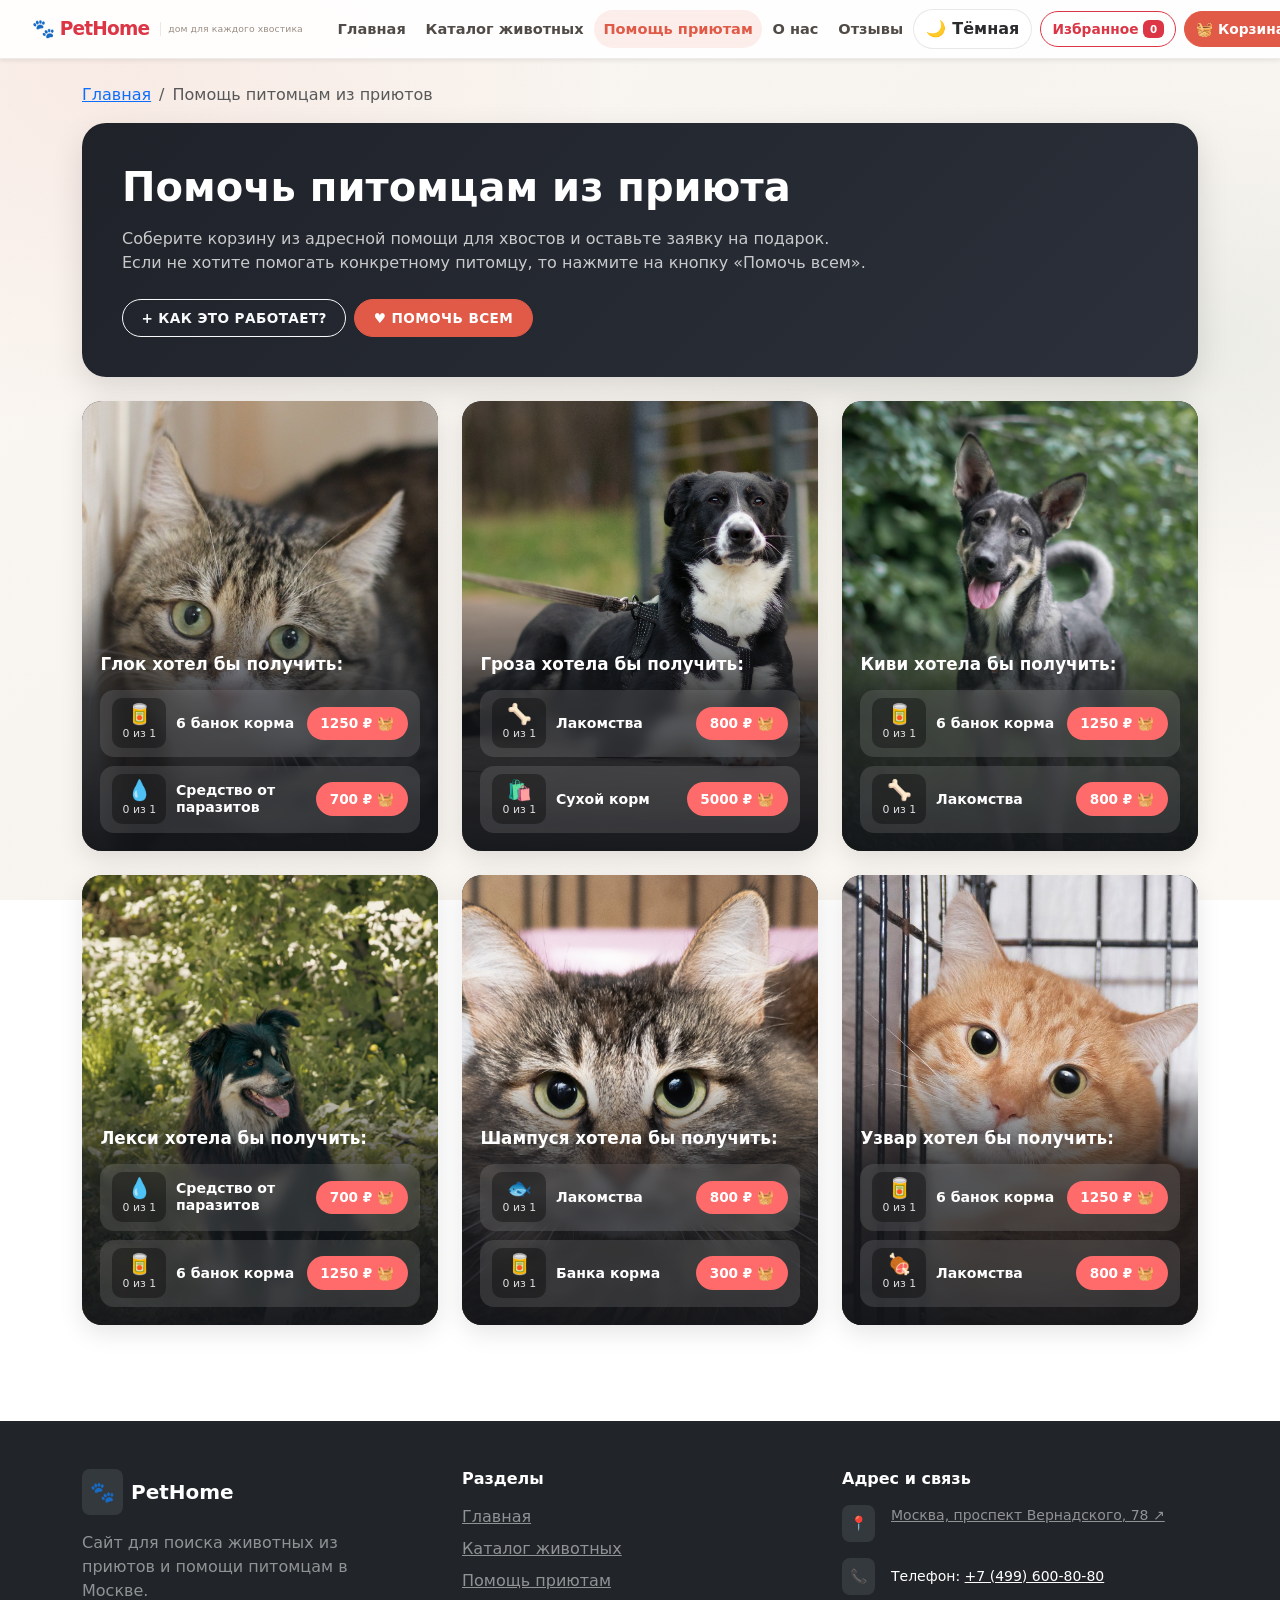
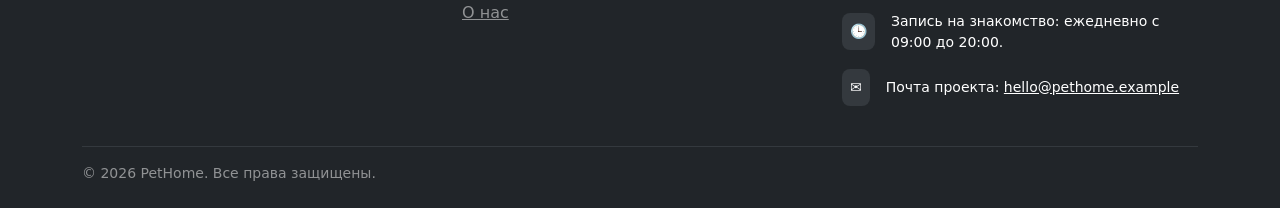
<file: order.html>
<!DOCTYPE html>
<html lang="ru">
<head>
  <meta charset="UTF-8">
  <meta name="viewport" content="width=device-width, initial-scale=1.0">
  <title>Помощь питомцам из приютов — PetHome</title>
  <link href="https://cdn.jsdelivr.net/npm/bootstrap@5.3.3/dist/css/bootstrap.min.css" rel="stylesheet">
  <link rel="stylesheet" href="css/custom.css">
</head>
<body>

  <!-- Закрепленное единое меню -->
  <nav class="navbar navbar-expand-lg navbar-light bg-white border-bottom sticky-top shadow-sm">
    <div class="container">
      <a class="navbar-brand fw-bold text-danger" href="index.html">🐾 PetHome</a>
      <button class="navbar-toggler" type="button" data-bs-toggle="collapse" data-bs-target="#mainNavbar" aria-controls="mainNavbar" aria-expanded="false" aria-label="Переключить навигацию">
        <span class="navbar-toggler-icon"></span>
      </button>

      <div class="collapse navbar-collapse" id="mainNavbar">
        <ul class="navbar-nav me-auto mb-2 mb-lg-0">
          <li class="nav-item"><a class="nav-link" href="catalog.html">Каталог животных</a></li>
          <li class="nav-item"><a class="nav-link active fw-semibold" aria-current="page" href="order.html">Помощь приютам</a></li>
        </ul>
        <div class="d-flex align-items-center gap-2">
          <button type="button" class="btn btn-outline-danger btn-sm" data-bs-toggle="modal" data-bs-target="#favoritesModal">
            Избранное <span class="badge bg-danger" id="favCounter">0</span>
          </button>
          <button type="button" class="btn btn-pethome btn-sm" data-bs-toggle="modal" data-bs-target="#giftCartModal">
            🧺 Корзина подарков <span class="badge bg-light text-dark ms-1" id="giftCartBadge">0</span>
          </button>
        </div>
      </div>
    </div>
  </nav>

  <main class="container my-4">
    <!-- Хлебные крошки -->
    <nav aria-label="breadcrumb">
      <ol class="breadcrumb">
        <li class="breadcrumb-item"><a href="index.html">Главная</a></li>
        <li class="breadcrumb-item active" aria-current="page">Помощь питомцам из приютов</li>
      </ol>
    </nav>

    <!-- Верхний темный баннер -->
    <section class="help-hero mb-4">
      <div class="row align-items-center">
        <div class="col-12 col-lg-9">
          <h1 class="display-6 fw-bold mb-3">Помочь питомцам из приюта</h1>
          <p class="mb-4 opacity-75">
            Соберите корзину из адресной помощи для хвостов и оставьте заявку на подарок.<br>
            Если не хотите помогать конкретному питомцу, то нажмите на кнопку «Помочь всем».
          </p>
          <div class="d-flex flex-wrap gap-2">
            <button class="btn btn-outline-light help-hero__pill" type="button" data-bs-toggle="collapse" data-bs-target="#howItWorksCollapse" aria-expanded="false" aria-controls="howItWorksCollapse">
              + Как это работает?
            </button>
            <button class="btn btn-pethome help-hero__pill" type="button" data-bs-toggle="modal" data-bs-target="#helpAllModal">
              ♥ Помочь всем
            </button>
          </div>
        </div>
      </div>

      <!-- Раскрывающаяся инструкция "Как это работает" -->
      <div class="collapse mt-3" id="howItWorksCollapse">
        <div class="how-it-works-box">
          <div class="how-it-works-box__item">
            👉 <strong>Выберите подарки</strong> для питомцев и добавьте их в корзину. По нажатию на фото собаки или кошки можно почитать о ней подробнее.
          </div>
          <div class="how-it-works-box__item">
            👉 <strong>Перейдите в корзину</strong> в шапке сайта и нажмите кнопку <strong>«Подарить»</strong>.
          </div>
          <div class="how-it-works-box__item">
            👉 <strong>Заполните заявку</strong> на подарки в открывшемся окне и выберите желаемый способ подарка.
          </div>
          <div class="how-it-works-box__item">
            👉 <strong>Мы с вами свяжемся</strong> по номеру, указанному в заявке, и ещё раз её подтвердим.
          </div>
          <div class="how-it-works-box__item">
            👉 <strong>Мы отправим вашу заявку</strong> волонтёрам, которые курируют питомцев в приюте.
          </div>
          <div class="how-it-works-box__item">
            👉 <strong>Готово!</strong> Вы помогли конкретному питомцу из приюта.
          </div>
          <div class="how-it-works-box__item">
            👉 После закупки и получения подарков, <strong>волонтёры высылают нам фото сделанного заказа и получения подарков</strong>, которыми мы можем поделиться с вами.
          </div>
        </div>
      </div>
    </section>

    <!-- Карточки адресной помощи животным (Глок, Гроза, Киви, Лекси, Шампуся, Узвар) -->
    <section class="my-4">
      <div class="row g-4">
        <!-- Карточка 1: Глок -->
        <div class="col-12 col-md-6 col-lg-4">
          <div class="wish-card">
            <a href="product.html?pet=glok">
              <img src="images/Glok1.jpg" alt="Глок" class="wish-card__bg">
            </a>
            <div class="wish-card__overlay">
              <a href="product.html?pet=glok" class="wish-card__title">Глок хотел бы получить:</a>
              <div class="wish-item">
                <div class="wish-item__icon-box">
                  <span class="wish-item__emoji">🥫</span>
                  <span class="wish-item__counter js-wish-counter">0 из 1</span>
                </div>
                <div class="wish-item__name">6 банок корма</div>
                <button type="button" class="wish-item__btn js-wish-btn" data-id="glok-1" data-pet="Глок" data-name="6 банок корма" data-price="1250">1250 ₽ 🧺</button>
              </div>
              <div class="wish-item">
                <div class="wish-item__icon-box">
                  <span class="wish-item__emoji">💧</span>
                  <span class="wish-item__counter js-wish-counter">0 из 1</span>
                </div>
                <div class="wish-item__name">Средство от паразитов</div>
                <button type="button" class="wish-item__btn js-wish-btn" data-id="glok-2" data-pet="Глок" data-name="Средство от паразитов" data-price="700">700 ₽ 🧺</button>
              </div>
            </div>
          </div>
        </div>

        <!-- Карточка 2: Гроза -->
        <div class="col-12 col-md-6 col-lg-4">
          <div class="wish-card">
            <a href="product.html?pet=groza">
              <img src="images/Groza1.jpg" alt="Гроза" class="wish-card__bg">
            </a>
            <div class="wish-card__overlay">
              <a href="product.html?pet=groza" class="wish-card__title">Гроза хотела бы получить:</a>
              <div class="wish-item">
                <div class="wish-item__icon-box">
                  <span class="wish-item__emoji">🦴</span>
                  <span class="wish-item__counter js-wish-counter">0 из 1</span>
                </div>
                <div class="wish-item__name">Лакомства</div>
                <button type="button" class="wish-item__btn js-wish-btn" data-id="groza-1" data-pet="Гроза" data-name="Лакомства" data-price="800">800 ₽ 🧺</button>
              </div>
              <div class="wish-item">
                <div class="wish-item__icon-box">
                  <span class="wish-item__emoji">🛍️</span>
                  <span class="wish-item__counter js-wish-counter">0 из 1</span>
                </div>
                <div class="wish-item__name">Сухой корм</div>
                <button type="button" class="wish-item__btn js-wish-btn" data-id="groza-2" data-pet="Гроза" data-name="Сухой корм" data-price="5000">5000 ₽ 🧺</button>
              </div>
            </div>
          </div>
        </div>

        <!-- Карточка 3: Киви -->
        <div class="col-12 col-md-6 col-lg-4">
          <div class="wish-card">
            <a href="product.html?pet=kiwi">
              <img src="images/Kiwi1.jpg" alt="Киви" class="wish-card__bg">
            </a>
            <div class="wish-card__overlay">
              <a href="product.html?pet=kiwi" class="wish-card__title">Киви хотела бы получить:</a>
              <div class="wish-item">
                <div class="wish-item__icon-box">
                  <span class="wish-item__emoji">🥫</span>
                  <span class="wish-item__counter js-wish-counter">0 из 1</span>
                </div>
                <div class="wish-item__name">6 банок корма</div>
                <button type="button" class="wish-item__btn js-wish-btn" data-id="kiwi-1" data-pet="Киви" data-name="6 банок корма" data-price="1250">1250 ₽ 🧺</button>
              </div>
              <div class="wish-item">
                <div class="wish-item__icon-box">
                  <span class="wish-item__emoji">🦴</span>
                  <span class="wish-item__counter js-wish-counter">0 из 1</span>
                </div>
                <div class="wish-item__name">Лакомства</div>
                <button type="button" class="wish-item__btn js-wish-btn" data-id="kiwi-2" data-pet="Киви" data-name="Лакомства" data-price="800">800 ₽ 🧺</button>
              </div>
            </div>
          </div>
        </div>

        <!-- Карточка 4: Лекси -->
        <div class="col-12 col-md-6 col-lg-4">
          <div class="wish-card">
            <a href="product.html?pet=leksi">
              <img src="images/Leksi1.jpg" alt="Лекси" class="wish-card__bg">
            </a>
            <div class="wish-card__overlay">
              <a href="product.html?pet=leksi" class="wish-card__title">Лекси хотела бы получить:</a>
              <div class="wish-item">
                <div class="wish-item__icon-box">
                  <span class="wish-item__emoji">💧</span>
                  <span class="wish-item__counter js-wish-counter">0 из 1</span>
                </div>
                <div class="wish-item__name">Средство от паразитов</div>
                <button type="button" class="wish-item__btn js-wish-btn" data-id="leksi-1" data-pet="Лекси" data-name="Средство от паразитов" data-price="700">700 ₽ 🧺</button>
              </div>
              <div class="wish-item">
                <div class="wish-item__icon-box">
                  <span class="wish-item__emoji">🥫</span>
                  <span class="wish-item__counter js-wish-counter">0 из 1</span>
                </div>
                <div class="wish-item__name">6 банок корма</div>
                <button type="button" class="wish-item__btn js-wish-btn" data-id="leksi-2" data-pet="Лекси" data-name="6 банок корма" data-price="1250">1250 ₽ 🧺</button>
              </div>
            </div>
          </div>
        </div>

        <!-- Карточка 5: Шампуся -->
        <div class="col-12 col-md-6 col-lg-4">
          <div class="wish-card">
            <a href="product.html?pet=shampusya">
              <img src="images/Shampusya1.jpg" alt="Шампуся" class="wish-card__bg">
            </a>
            <div class="wish-card__overlay">
              <a href="product.html?pet=shampusya" class="wish-card__title">Шампуся хотела бы получить:</a>
              <div class="wish-item">
                <div class="wish-item__icon-box">
                  <span class="wish-item__emoji">🐟</span>
                  <span class="wish-item__counter js-wish-counter">0 из 1</span>
                </div>
                <div class="wish-item__name">Лакомства</div>
                <button type="button" class="wish-item__btn js-wish-btn" data-id="shampusya-1" data-pet="Шампуся" data-name="Лакомства" data-price="800">800 ₽ 🧺</button>
              </div>
              <div class="wish-item">
                <div class="wish-item__icon-box">
                  <span class="wish-item__emoji">🥫</span>
                  <span class="wish-item__counter js-wish-counter">0 из 1</span>
                </div>
                <div class="wish-item__name">Банка корма</div>
                <button type="button" class="wish-item__btn js-wish-btn" data-id="shampusya-2" data-pet="Шампуся" data-name="Банка корма" data-price="300">300 ₽ 🧺</button>
              </div>
            </div>
          </div>
        </div>

        <!-- Карточка 6: Узвар -->
        <div class="col-12 col-md-6 col-lg-4">
          <div class="wish-card">
            <a href="product.html?pet=uzvar">
              <img src="images/Uzvar1.jpg" alt="Узвар" class="wish-card__bg">
            </a>
            <div class="wish-card__overlay">
              <a href="product.html?pet=uzvar" class="wish-card__title">Узвар хотел бы получить:</a>
              <div class="wish-item">
                <div class="wish-item__icon-box">
                  <span class="wish-item__emoji">🥫</span>
                  <span class="wish-item__counter js-wish-counter">0 из 1</span>
                </div>
                <div class="wish-item__name">6 банок корма</div>
                <button type="button" class="wish-item__btn js-wish-btn" data-id="uzvar-1" data-pet="Узвар" data-name="6 банок корма" data-price="1250">1250 ₽ 🧺</button>
              </div>
              <div class="wish-item">
                <div class="wish-item__icon-box">
                  <span class="wish-item__emoji">🍖</span>
                  <span class="wish-item__counter js-wish-counter">0 из 1</span>
                </div>
                <div class="wish-item__name">Лакомства</div>
                <button type="button" class="wish-item__btn js-wish-btn" data-id="uzvar-2" data-pet="Узвар" data-name="Лакомства" data-price="800">800 ₽ 🧺</button>
              </div>
            </div>
          </div>
        </div>
      </div>
    </section>
  </main>

  <!-- Модальное окно "Помочь всем" -->
  <div class="modal fade" id="helpAllModal" tabindex="-1" aria-labelledby="helpAllModalLabel" aria-hidden="true">
    <div class="modal-dialog modal-dialog-centered">
      <div class="modal-content donate-modal-content p-3">
        <div class="modal-header border-0 pb-1">
          <div class="d-flex align-items-center gap-3">
            <div class="rounded-4 d-flex align-items-center justify-content-center bg-light text-dark fw-bold fs-3" style="width:52px;height:52px;">
              🐶
            </div>
            <div>
              <h2 class="h5 mb-0 fw-bold" id="helpAllModalLabel">PetHome</h2>
              <small class="text-secondary">Получит вашу благодарность</small>
            </div>
          </div>
          <button type="button" class="btn-close btn-close-white" data-bs-dismiss="modal" aria-label="Закрыть"></button>
        </div>

        <div class="modal-body">
          <form id="helpAllForm" novalidate>
            <div class="mb-2">
              <input type="number" id="donateAmountInput" class="form-control donate-input" placeholder="Сумма" min="49" max="50000" required>
              <small class="text-secondary d-block mt-1">От 49 до 50 000 ₽</small>
            </div>

            <div class="d-flex flex-wrap gap-2 mb-3">
              <button type="button" class="donate-chip js-add-amount" data-add="100">+100 ₽</button>
              <button type="button" class="donate-chip js-add-amount" data-add="200">+200 ₽</button>
              <button type="button" class="donate-chip js-add-amount" data-add="300">+300 ₽</button>
              <button type="button" class="donate-chip js-add-amount" data-add="500">+500 ₽</button>
              <button type="button" class="donate-chip js-add-amount" data-add="1000">+1 000 ₽</button>
            </div>

            <div class="mb-3">
              <input type="text" id="donateCommentInput" class="form-control donate-input" placeholder="Комментарий">
            </div>

            <div class="d-grid gap-2 mb-3">
              <button type="submit" class="pay-btn-tpay">T-PAY</button>
              <button type="submit" class="pay-btn-sbp">❖ СБП</button>
              <button type="submit" class="pay-btn-card">Банковской картой</button>
            </div>

            <div class="d-flex justify-content-between align-items-center mb-2">
              <label class="small text-secondary" for="feeSwitch">Возместить комиссию сервиса 0 ₽</label>
              <div class="form-check form-switch m-0">
                <input class="form-check-input" type="checkbox" role="switch" id="feeSwitch" checked>
              </div>
            </div>

            <p class="text-center text-secondary small mb-0 mt-3">
              Нажимая кнопку оплаты, вы соглашаетесь с условиями сервиса
            </p>
            <div id="helpAllAlert" class="d-none alert mt-3 mb-0"></div>
          </form>
        </div>
      </div>
    </div>
  </div>

  <!-- Модальное окно Корзины подарков и Заявки -->
  <div class="modal fade" id="giftCartModal" tabindex="-1" aria-labelledby="giftCartModalLabel" aria-hidden="true">
    <div class="modal-dialog modal-lg modal-dialog-centered">
      <div class="modal-content">
        <div class="modal-header">
          <h2 class="modal-title h5" id="giftCartModalLabel">🧺 Корзина подарков для питомцев</h2>
          <button type="button" class="btn-close" data-bs-dismiss="modal" aria-label="Закрыть"></button>
        </div>
        <div class="modal-body">
          <ul class="list-group mb-3" id="giftCartList">
            <li class="list-group-item text-muted text-center py-3">Корзина пока пуста. Выберите подарки на карточках питомцев!</li>
          </ul>
          <div class="d-flex justify-content-between align-items-center mb-4">
            <span class="fw-bold fs-5">Итого: <span id="giftCartTotal">0</span> ₽</span>
            <button type="button" class="btn btn-sm btn-outline-danger" id="clearGiftCartBtn">Очистить корзину</button>
          </div>

          <hr>
          <h3 class="h5 fw-bold mb-3">Оформление заявки на подарки</h3>
          <form class="js-validated-form" novalidate>
            <div class="row g-3">
              <div class="col-12 col-md-6">
                <label for="order-name" class="form-label">Имя *</label>
                <input id="order-name" name="name" type="text" class="form-control" required>
              </div>
              <div class="col-12 col-md-6">
                <label for="order-email" class="form-label">E-mail *</label>
                <input id="order-email" name="email" type="email" class="form-control" required>
              </div>
              <div class="col-12 col-md-6">
                <label for="order-phone" class="form-label">Телефон *</label>
                <div class="input-group">
                  <span class="input-group-text">+7</span>
                  <input id="order-phone" name="phone" type="tel" class="form-control" placeholder="900 000-00-00" required>
                </div>
              </div>
              <div class="col-12 col-md-6">
                <label for="order-way" class="form-label">Желаемый способ подарка *</label>
                <select id="order-way" name="way" class="form-select" required>
                  <option value="volunteer" selected>Перевод волонтёру</option>
                  <option value="marketplace">Заказ до ближайшего маркетплейса</option>
                  <option value="self">Купить и доставить самостоятельно</option>
                </select>
              </div>
              <div class="col-12">
                <div class="form-check">
                  <input id="order-agree" class="form-check-input" type="checkbox" required>
                  <label class="form-check-label" for="order-agree">
                    Я согласен на обработку персональных данных *
                  </label>
                </div>
              </div>
              <div class="col-12">
                <button class="btn btn-pethome w-100" type="submit">Подарить</button>
              </div>
            </div>
            <div class="d-none js-form-alert" role="alert"></div>
          </form>
        </div>
      </div>
    </div>
  </div>

  <button type="button" id="scrollTopBtn" class="scroll-top" aria-label="Наверх">↑</button>

  <footer class="bg-dark text-white pt-5 pb-4 mt-5">
    <div class="container">
      <div class="row g-4 pb-4">
        <!-- Левая колонка -->
        <div class="col-12 col-md-4">
          <a href="index.html" class="d-inline-flex align-items-center gap-2 text-white text-decoration-none mb-3">
            <span class="d-inline-flex align-items-center justify-content-center bg-secondary bg-opacity-25 rounded-3 p-2 fs-5">🐾</span>
            <span class="fw-bold fs-5">PetHome</span>
          </a>
          <p class="text-white-50 mb-0" style="max-width: 280px;">
            Сайт для поиска животных из приютов и помощи питомцам в Москве.
          </p>
        </div>

        <!-- Средняя колонка: Разделы (со ссылкой О нас) -->
        <div class="col-12 col-md-4">
          <h3 class="h6 fw-bold mb-3">Разделы</h3>
          <ul class="list-unstyled d-flex flex-column gap-2 mb-0">
            <li><a href="index.html" class="text-white-50 text-decoration-underline">Главная</a></li>
            <li><a href="catalog.html" class="text-white-50 text-decoration-underline">Каталог животных</a></li>
            <li><a href="order.html" class="text-white-50 text-decoration-underline">Помощь приютам</a></li>
            <li><a href="about.html" class="text-white-50 text-decoration-underline">О нас</a></li>
          </ul>
        </div>

        <!-- Правая колонка: Адрес и связь (без Кампус РТУ МИРЭА) -->
        <div class="col-12 col-md-4">
          <h3 class="h6 fw-bold mb-3">Адрес и связь</h3>
          <ul class="list-unstyled d-flex flex-column gap-3 mb-0 small">
            <li class="d-flex align-items-start gap-3">
              <span class="d-inline-flex align-items-center justify-content-center bg-secondary bg-opacity-25 rounded-3 p-2">📍</span>
              <div>
                <div class="text-white">Москва, проспект Вернадского, 78</div>
              </div>
            </li>
            <li class="d-flex align-items-center gap-3">
              <span class="d-inline-flex align-items-center justify-content-center bg-secondary bg-opacity-25 rounded-3 p-2">📞</span>
              <div>
                Телефон: <a href="tel:+74996008080" class="text-white text-decoration-underline">+7 (499) 600-80-80</a>
              </div>
            </li>
            <li class="d-flex align-items-center gap-3">
              <span class="d-inline-flex align-items-center justify-content-center bg-secondary bg-opacity-25 rounded-3 p-2">🕒</span>
              <div>Запись на знакомство: ежедневно с 09:00 до 20:00.</div>
            </li>
            <li class="d-flex align-items-center gap-3">
              <span class="d-inline-flex align-items-center justify-content-center bg-secondary bg-opacity-25 rounded-3 p-2">✉️</span>
              <div>
                Почта проекта: <a href="mailto:hello@pethome.example" class="text-white text-decoration-underline">hello@pethome.example</a>
              </div>
            </li>
          </ul>
        </div>
      </div>

      <hr class="border-secondary opacity-25 my-3">

      <div class="small text-white-50">
        &copy; 2026 PetHome. Все права защищены.
      </div>
    </div>
  </footer>

  <script src="https://cdn.jsdelivr.net/npm/bootstrap@5.3.3/dist/js/bootstrap.bundle.min.js"></script>
  <script src="js/main.js"></script>
</body>
</html>
</file>
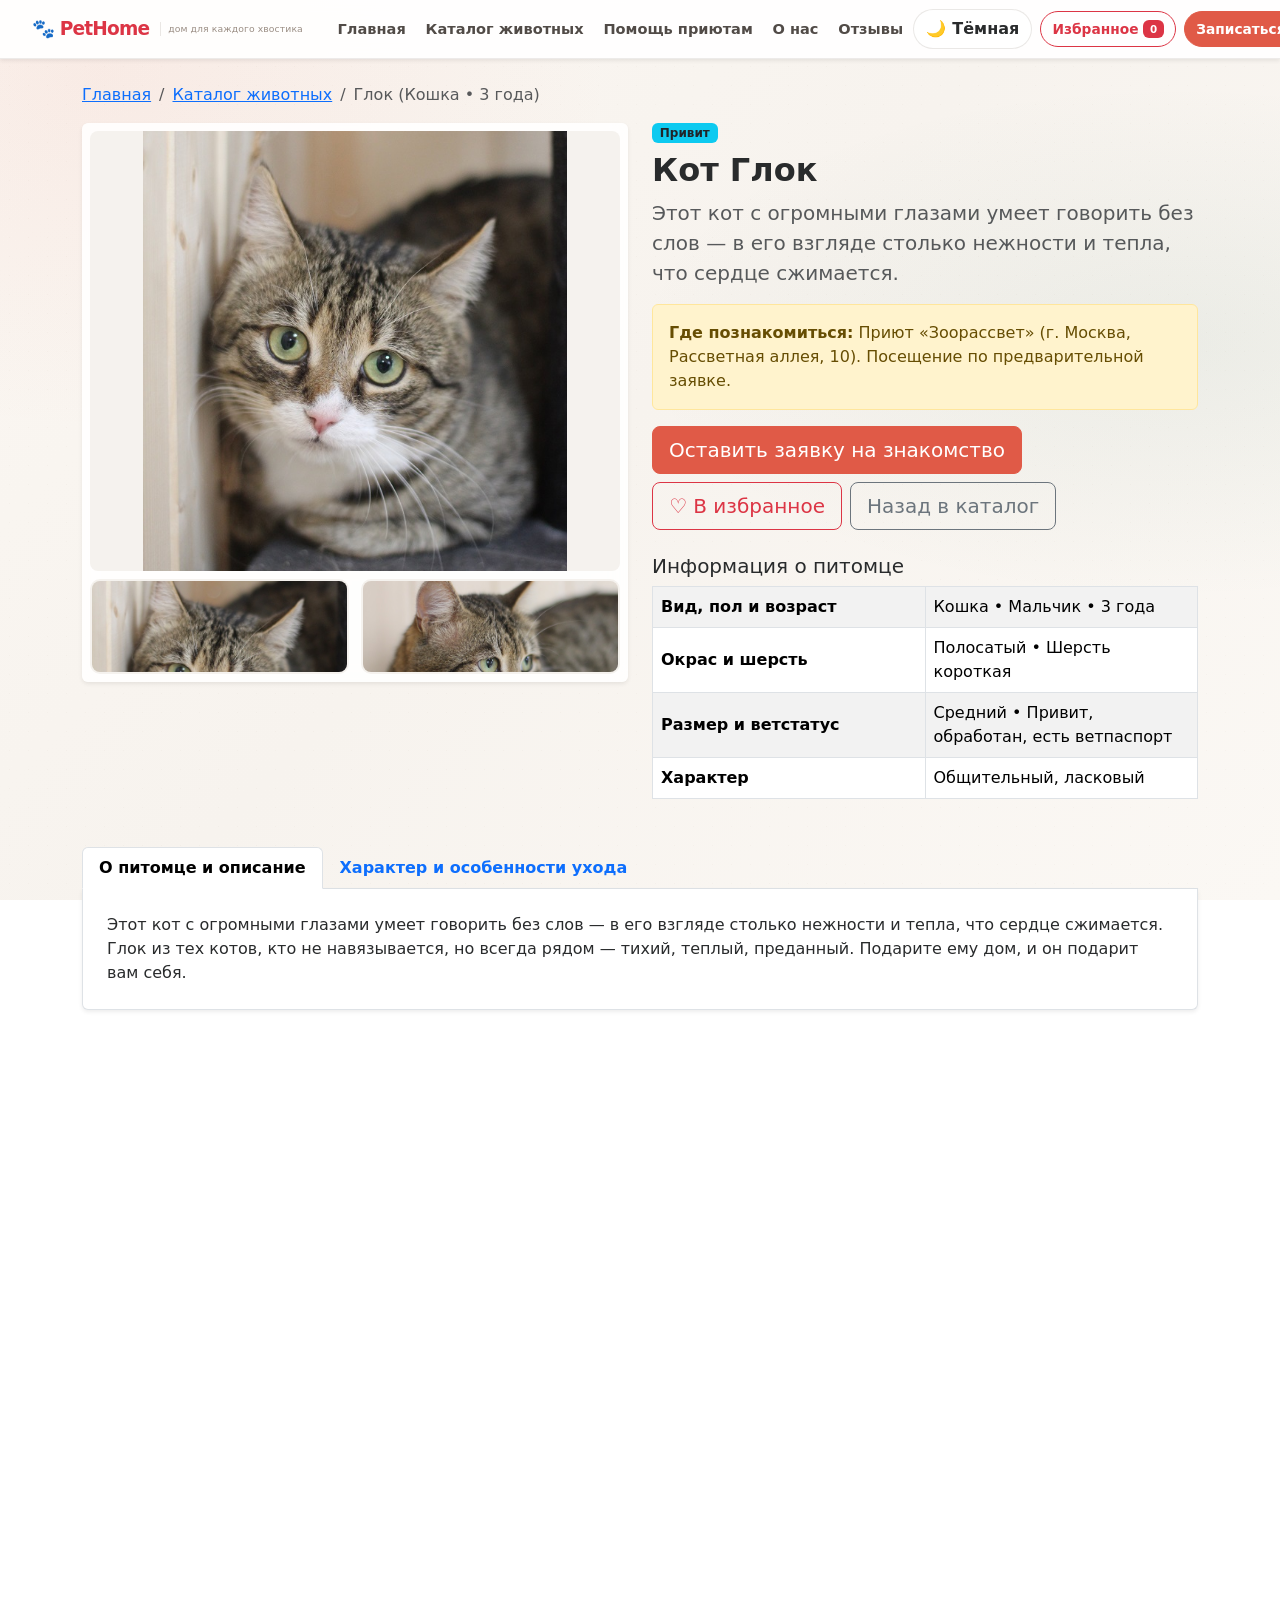
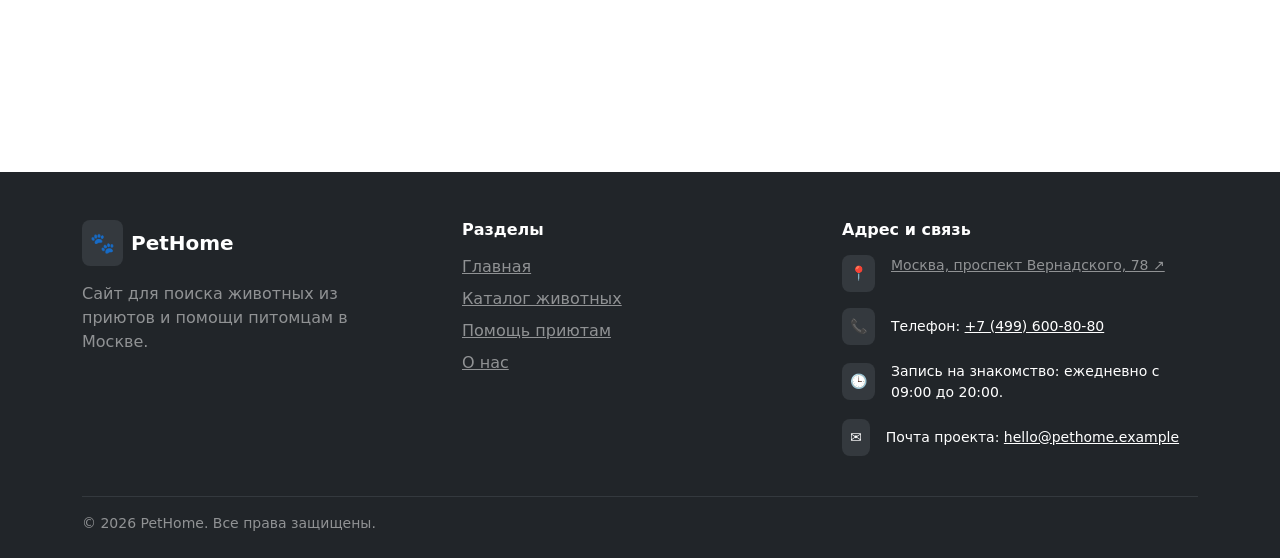
<file: product.html>
<!DOCTYPE html>
<html lang="ru">
<head>
  <meta charset="UTF-8">
  <meta name="viewport" content="width=device-width, initial-scale=1.0">
  <title>Анкета питомца — PetHome</title>
  <link href="https://cdn.jsdelivr.net/npm/bootstrap@5.3.3/dist/css/bootstrap.min.css" rel="stylesheet">
  <link rel="stylesheet" href="css/custom.css">
</head>
<body>

  <!-- Закрепленное единое меню -->
  <nav class="navbar navbar-expand-lg navbar-light bg-white border-bottom sticky-top shadow-sm">
    <div class="container">
      <a class="navbar-brand fw-bold text-danger" href="index.html">🐾 PetHome</a>
      <button class="navbar-toggler" type="button" data-bs-toggle="collapse" data-bs-target="#mainNavbar" aria-controls="mainNavbar" aria-expanded="false" aria-label="Переключить навигацию">
        <span class="navbar-toggler-icon"></span>
      </button>

      <div class="collapse navbar-collapse" id="mainNavbar">
        <ul class="navbar-nav me-auto mb-2 mb-lg-0">
          <li class="nav-item"><a class="nav-link" href="catalog.html">Каталог животных</a></li>
          <li class="nav-item"><a class="nav-link" href="order.html">Помощь приютам</a></li>
        </ul>
        <div class="d-flex align-items-center gap-2">
          <button type="button" class="btn btn-outline-danger btn-sm" data-bs-toggle="modal" data-bs-target="#favoritesModal">
            Избранное <span class="badge bg-danger" id="favCounter">0</span>
          </button>
          <a href="#meetFormSection" class="btn btn-pethome btn-sm">Записаться на знакомство</a>
        </div>
      </div>
    </div>
  </nav>

  <main class="container my-4">
    <!-- Хлебные крошки -->
    <nav aria-label="breadcrumb">
      <ol class="breadcrumb">
        <li class="breadcrumb-item"><a href="index.html">Главная</a></li>
        <li class="breadcrumb-item"><a href="catalog.html">Каталог животных</a></li>
        <li class="breadcrumb-item active" aria-current="page">Глок (Кошка • 3 года)</li>
      </ol>
    </nav>

    <!-- Основной блок карточки питомца -->
    <div class="row g-4">
      <div class="col-12 col-lg-6">
        <div class="card border-0 shadow-sm p-2">
          <img id="mainPetPhoto" src="images/Glok1.jpg" alt="Фото питомца" class="img-fluid rounded-3 mb-2" style="height: 380px; object-fit: cover;">
          <!-- Сюда JS автоматически рендерит 2, 3 или 4 фото по порядку номеров -->
          <div class="pet-gallery-grid" id="petGalleryThumbs" style="grid-template-columns: repeat(auto-fit, minmax(80px, 1fr));"></div>
        </div>
      </div>

      <div class="col-12 col-lg-6">
        <div class="d-flex align-items-center gap-2 mb-2">
          <span class="badge bg-info text-dark">Привит</span>
        </div>
        <h1 class="h2 fw-bold mb-2">Кот Глок</h1>
        <p class="lead text-muted">
          Этот кот с огромными глазами умеет говорить без слов — в его взгляде столько нежности и тепла, что сердце сжимается.
        </p>

        <div class="alert alert-warning" role="alert">
          <strong>Где познакомиться:</strong> Приют «Зоорассвет» (г. Москва). Посещение по предварительной заявке.
        </div>

        <div class="d-flex flex-wrap gap-2 mb-4">
          <a class="btn btn-pethome btn-lg" href="#meetFormSection">Оставить заявку на знакомство</a>
          <button type="button" class="btn btn-outline-danger btn-lg js-fav-btn">♡ В избранное</button>
          <a class="btn btn-outline-secondary btn-lg" href="catalog.html">Назад в каталог</a>
        </div>

        <!-- Информация о питомце -->
        <h2 class="h5 mb-2">Информация о питомце</h2>
        <div class="table-responsive">
          <table class="table table-striped table-bordered align-middle mb-0">
            <tbody>
              <tr>
                <th scope="row" class="w-50">Вид, пол и возраст</th>
                <td>Кошка • Мальчик • 3 года</td>
              </tr>
              <tr>
                <th scope="row">Окрас и шерсть</th>
                <td>Полосатый • Шерсть короткая</td>
              </tr>
              <tr>
                <th scope="row">Размер и ветстатус</th>
                <td>Средний • Привит, обработан, есть ветпаспорт</td>
              </tr>
              <tr>
                <th scope="row">Характер</th>
                <td>Общительный, ласковый</td>
              </tr>
            </tbody>
          </table>
        </div>
      </div>
    </div>

    <!-- Вкладки: О питомце и особенности ухода -->
    <section class="my-5">
      <ul class="nav nav-tabs" id="petDetailTabs" role="tablist">
        <li class="nav-item" role="presentation">
          <button class="nav-link active fw-semibold" id="history-tab" data-bs-toggle="tab" data-bs-target="#historyPane" type="button" role="tab">О питомце и описание</button>
        </li>
        <li class="nav-item" role="presentation">
          <button class="nav-link fw-semibold" id="care-tab" data-bs-toggle="tab" data-bs-target="#carePane" type="button" role="tab">Характер и особенности ухода</button>
        </li>
      </ul>
      <div class="tab-content bg-white p-4 border border-top-0 rounded-bottom shadow-sm">
        <div class="tab-pane fade show active" id="historyPane" role="tabpanel">
          <p class="mb-0"></p>
        </div>
        <div class="tab-pane fade" id="carePane" role="tabpanel">
          <ul class="mb-0"></ul>
        </div>
      </div>
    </section>

    <!-- Форма заявки на знакомство -->
    <section class="my-5" id="meetFormSection">
      <div class="row justify-content-center">
        <div class="col-12 col-lg-8">
          <div class="card shadow-sm border-0">
            <div class="card-header bg-dark text-white py-3">
              <h2 class="h4 mb-0">Заявка на знакомство с питомцем</h2>
            </div>
            <div class="card-body p-4">
              <div class="alert alert-info" role="alert">
                Заполните контактные данные. Поля со звездочкой (*) обязательны для заполнения.
              </div>

              <form class="js-validated-form" novalidate>
                <div class="row g-3">
                  <div class="col-12 col-md-6">
                    <label for="meet-name" class="form-label">Ваше имя *</label>
                    <input id="meet-name" name="name" type="text" class="form-control" placeholder="Иван Петров" required>
                  </div>
                  <div class="col-12 col-md-6">
                    <label for="meet-email" class="form-label">E-mail *</label>
                    <input id="meet-email" name="email" type="email" class="form-control" placeholder="name@example.com" required>
                  </div>
                  <div class="col-12 col-md-6">
                    <label for="meet-phone" class="form-label">Телефон *</label>
                    <div class="input-group">
                      <span class="input-group-text">+7</span>
                      <input id="meet-phone" name="phone" type="tel" class="form-control" placeholder="900 123-45-67" required>
                    </div>
                  </div>
                  <div class="col-12 col-md-6">
                    <label for="meet-pet" class="form-label">Выбранный питомец</label>
                    <select id="meet-pet" name="pet" class="form-select">
                      <option value="glok">Глок (Приют «Зоорассвет»)</option>
                      <option value="groza">Гроза (Приют «Красная сосна»)</option>
                      <option value="kiwi">Киви (Приют «Зеленоград»)</option>
                      <option value="leksi">Лекси (Приют «Дубовая Роща»)</option>
                      <option value="shampusya">Шампуся (Приют «Муркоша-Юг»)</option>
                      <option value="uzvar">Узвар (Приют «ЗооДом Север»)</option>
                    </select>
                  </div>
                  <div class="col-12">
                    <label for="meet-comment" class="form-label">Удобный день для визита и рассказ о себе</label>
                    <textarea id="meet-comment" name="comment" class="form-control" rows="3" placeholder="Напишите, есть ли у вас опыт содержания животных и когда вам удобно приехать..."></textarea>
                  </div>
                  <div class="col-12">
                    <div class="form-check">
                      <input id="meet-agree" class="form-check-input" type="checkbox" required>
                      <label class="form-check-label" for="meet-agree">
                        Я согласен на обработку персональных данных *
                      </label>
                    </div>
                  </div>
                  <div class="col-12 d-flex gap-2">
                    <button class="btn btn-pethome" type="submit">Отправить заявку на знакомство</button>
                    <button class="btn btn-outline-secondary" type="reset">Очистить</button>
                  </div>
                </div>
                <div class="d-none js-form-alert" role="alert"></div>
              </form>
            </div>
          </div>
        </div>
      </div>
    </section>
  </main>

  <button type="button" id="scrollTopBtn" class="scroll-top" aria-label="Наверх">↑</button>

  <footer class="bg-dark text-white pt-5 pb-4 mt-5">
    <div class="container">
      <div class="row g-4 pb-4">
        <!-- Левая колонка -->
        <div class="col-12 col-md-4">
          <a href="index.html" class="d-inline-flex align-items-center gap-2 text-white text-decoration-none mb-3">
            <span class="d-inline-flex align-items-center justify-content-center bg-secondary bg-opacity-25 rounded-3 p-2 fs-5">🐾</span>
            <span class="fw-bold fs-5">PetHome</span>
          </a>
          <p class="text-white-50 mb-0" style="max-width: 280px;">
            Сайт для поиска животных из приютов и помощи питомцам в Москве.
          </p>
        </div>

        <!-- Средняя колонка: Разделы (со ссылкой О нас) -->
        <div class="col-12 col-md-4">
          <h3 class="h6 fw-bold mb-3">Разделы</h3>
          <ul class="list-unstyled d-flex flex-column gap-2 mb-0">
            <li><a href="index.html" class="text-white-50 text-decoration-underline">Главная</a></li>
            <li><a href="catalog.html" class="text-white-50 text-decoration-underline">Каталог животных</a></li>
            <li><a href="order.html" class="text-white-50 text-decoration-underline">Помощь приютам</a></li>
            <li><a href="about.html" class="text-white-50 text-decoration-underline">О нас</a></li>
          </ul>
        </div>

        <!-- Правая колонка: Адрес и связь (без Кампус РТУ МИРЭА) -->
        <div class="col-12 col-md-4">
          <h3 class="h6 fw-bold mb-3">Адрес и связь</h3>
          <ul class="list-unstyled d-flex flex-column gap-3 mb-0 small">
            <li class="d-flex align-items-start gap-3">
              <span class="d-inline-flex align-items-center justify-content-center bg-secondary bg-opacity-25 rounded-3 p-2">📍</span>
              <div>
                <div class="text-white">Москва, проспект Вернадского, 78</div>
              </div>
            </li>
            <li class="d-flex align-items-center gap-3">
              <span class="d-inline-flex align-items-center justify-content-center bg-secondary bg-opacity-25 rounded-3 p-2">📞</span>
              <div>
                Телефон: <a href="tel:+74996008080" class="text-white text-decoration-underline">+7 (499) 600-80-80</a>
              </div>
            </li>
            <li class="d-flex align-items-center gap-3">
              <span class="d-inline-flex align-items-center justify-content-center bg-secondary bg-opacity-25 rounded-3 p-2">🕒</span>
              <div>Запись на знакомство: ежедневно с 09:00 до 20:00.</div>
            </li>
            <li class="d-flex align-items-center gap-3">
              <span class="d-inline-flex align-items-center justify-content-center bg-secondary bg-opacity-25 rounded-3 p-2">✉️</span>
              <div>
                Почта проекта: <a href="mailto:hello@pethome.example" class="text-white text-decoration-underline">hello@pethome.example</a>
              </div>
            </li>
          </ul>
        </div>
      </div>

      <hr class="border-secondary opacity-25 my-3">

      <div class="small text-white-50">
        &copy; 2026 PetHome. Все права защищены.
      </div>
    </div>
  </footer>
  <script src="https://cdn.jsdelivr.net/npm/bootstrap@5.3.3/dist/js/bootstrap.bundle.min.js"></script>
  <script src="js/main.js"></script>
</body>
</html>
</file>
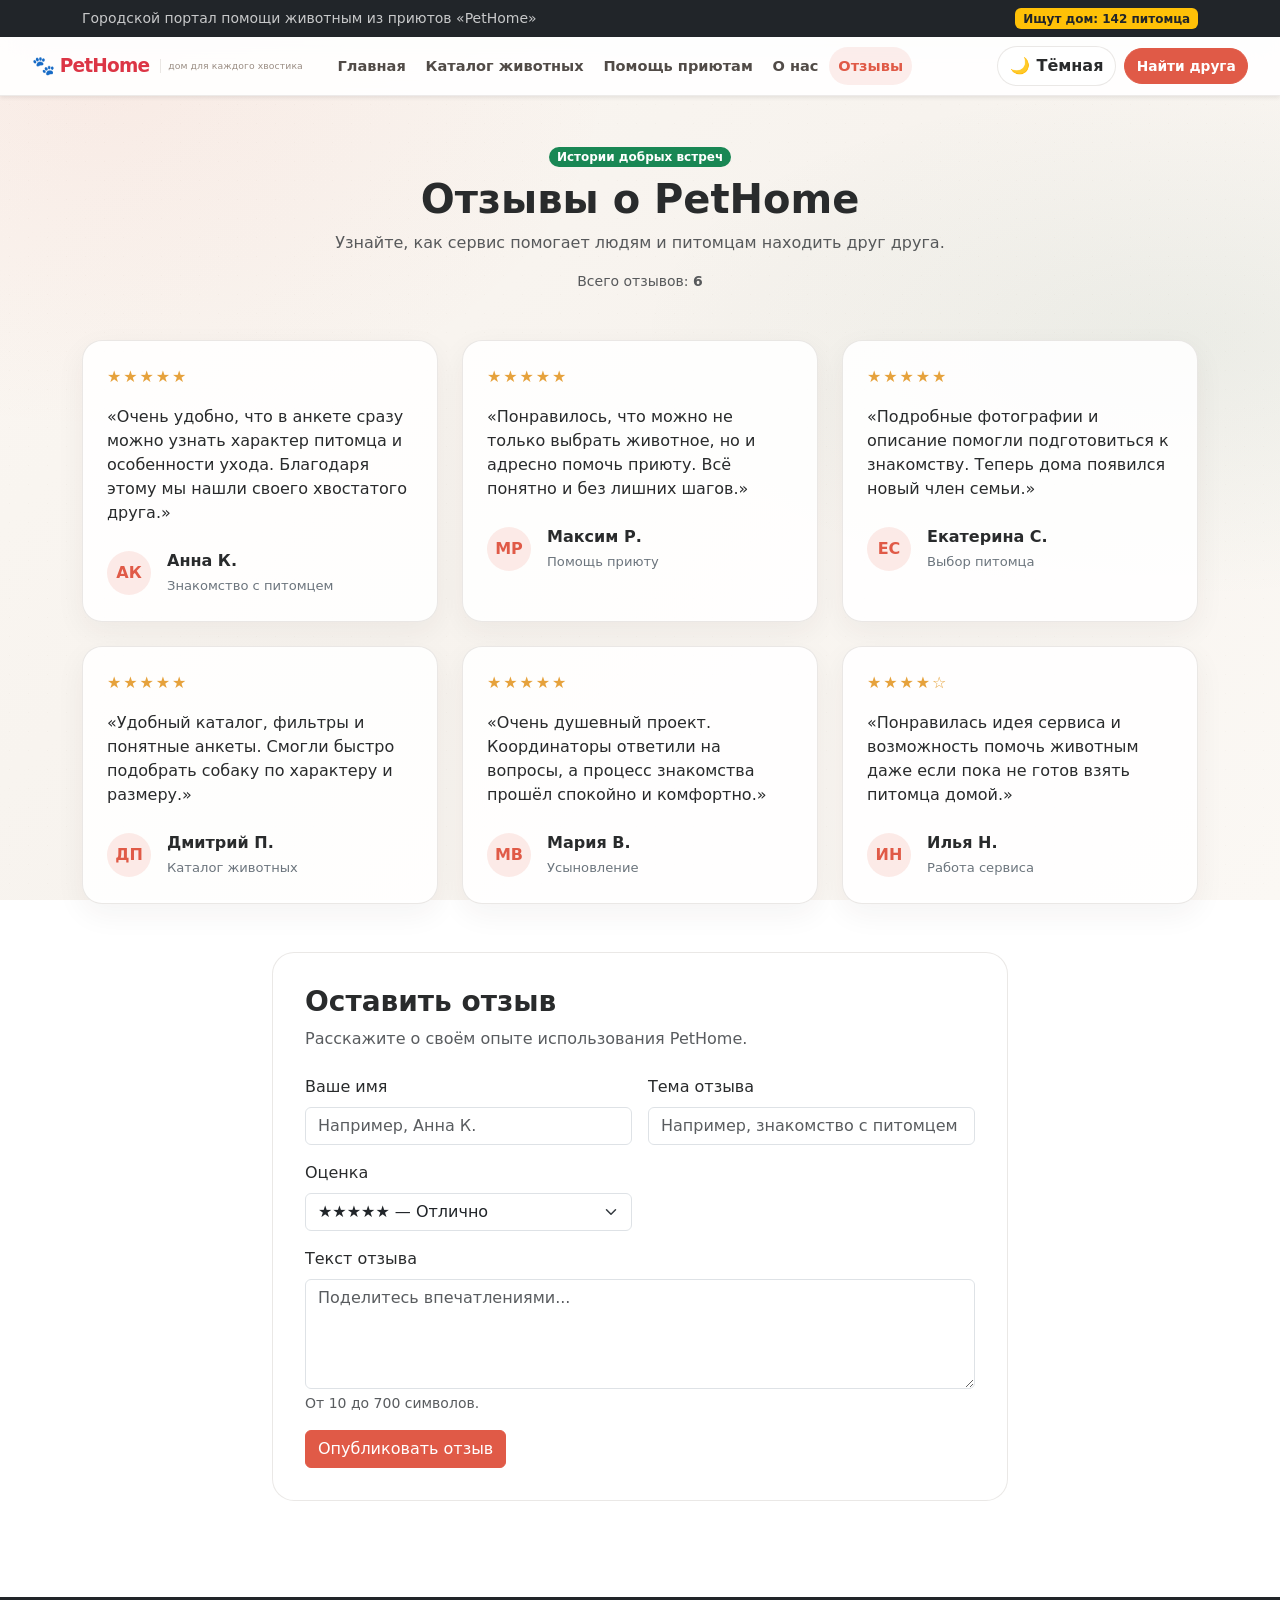
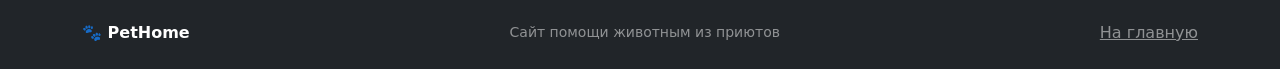
<file: reviews.html>
<!DOCTYPE html>
<html lang="ru">
<head>
  <meta charset="UTF-8">
  <meta name="viewport" content="width=device-width, initial-scale=1.0">
  <title>Отзывы — PetHome</title>
  <link href="https://cdn.jsdelivr.net/npm/bootstrap@5.3.3/dist/css/bootstrap.min.css" rel="stylesheet">
  <link rel="stylesheet" href="css/custom.css">
</head>
<body>
  <header class="bg-dark text-white py-2"><div class="container d-flex justify-content-between align-items-center gap-2"><small class="opacity-75">Городской портал помощи животным из приютов «PetHome»</small><span class="badge bg-warning text-dark">Ищут дом: 142 питомца</span></div></header>
  <nav class="navbar navbar-expand-lg navbar-light bg-white border-bottom sticky-top shadow-sm">
    <div class="container">
      <a class="navbar-brand fw-bold text-danger" href="index.html">🐾 PetHome</a>
      <button class="navbar-toggler" type="button" data-bs-toggle="collapse" data-bs-target="#mainNavbar" aria-controls="mainNavbar" aria-expanded="false" aria-label="Переключить навигацию"><span class="navbar-toggler-icon"></span></button>
      <div class="collapse navbar-collapse" id="mainNavbar">
        <ul class="navbar-nav me-auto mb-2 mb-lg-0">
          <li class="nav-item"><a class="nav-link" href="catalog.html">Каталог животных</a></li>
          <li class="nav-item"><a class="nav-link" href="order.html">Помощь приютам</a></li>
          <li class="nav-item"><a class="nav-link" href="about.html">О нас</a></li>
        </ul>
        <div class="d-flex align-items-center gap-2"><a href="catalog.html" class="btn btn-pethome btn-sm">Найти друга</a></div>
      </div>
    </div>
  </nav>
  <main class="container py-5">
    <section class="text-center mb-5">
      <span class="badge rounded-pill text-bg-success mb-2">Истории добрых встреч</span>
      <h1 class="fw-bold">Отзывы о PetHome</h1>
      <p class="text-muted">Узнайте, как сервис помогает людям и питомцам находить друг друга.</p>
      <div class="small text-muted">Всего отзывов: <strong id="reviewsCount">6</strong></div>
    </section>
    <section class="row g-4 mb-5" id="allReviewsList" aria-live="polite"></section>
    <section class="row justify-content-center" id="write-review">
      <div class="col-12 col-lg-8">
        <div class="review-form-card">
          <div class="mb-4"><h2 class="h3 fw-bold mb-2">Оставить отзыв</h2><p class="text-muted mb-0">Расскажите о своём опыте использования PetHome.</p></div>
          <form id="reviewForm">
            <div class="row g-3">
              <div class="col-12 col-md-6"><label class="form-label" for="reviewName">Ваше имя</label><input class="form-control" id="reviewName" name="reviewName" maxlength="40" placeholder="Например, Анна К." required></div>
              <div class="col-12 col-md-6"><label class="form-label" for="reviewTopic">Тема отзыва</label><input class="form-control" id="reviewTopic" name="reviewTopic" maxlength="60" placeholder="Например, знакомство с питомцем"></div>
              <div class="col-12 col-md-6"><label class="form-label" for="reviewRating">Оценка</label><select class="form-select" id="reviewRating" name="reviewRating" required><option value="5" selected>★★★★★ — Отлично</option><option value="4">★★★★☆ — Хорошо</option><option value="3">★★★☆☆ — Нормально</option><option value="2">★★☆☆☆ — Плохо</option><option value="1">★☆☆☆☆ — Очень плохо</option></select></div>
              <div class="col-12"><label class="form-label" for="reviewText">Текст отзыва</label><textarea class="form-control" id="reviewText" name="reviewText" rows="4" minlength="10" maxlength="700" placeholder="Поделитесь впечатлениями..." required></textarea><div class="form-text">От 10 до 700 символов.</div></div>
              <div class="col-12"><button class="btn btn-pethome" type="submit">Опубликовать отзыв</button></div>
            </div>
          </form>
          <div id="reviewNotice" role="status" aria-live="polite"></div>
        </div>
      </div>
    </section>
  </main>
  <footer class="bg-dark text-white pt-4 pb-4 mt-5"><div class="container d-flex flex-wrap justify-content-between align-items-center gap-3"><a href="index.html" class="text-white text-decoration-none fw-bold">🐾 PetHome</a><span class="text-white-50 small">Сайт помощи животным из приютов</span><a href="index.html" class="text-white-50">На главную</a></div></footer>
  <script src="https://cdn.jsdelivr.net/npm/bootstrap@5.3.3/dist/js/bootstrap.bundle.min.js"></script>
  <script src="js/main.js"></script>
</body>
</html>
</file>
<file: css/custom.css>
:root {
  --ph-primary: #e05a47;
  --ph-primary-hover: #c94634;
  --ph-secondary: #2d6a4f;
  --ph-bg-soft: #fdf8f5;
  --ph-card-radius: 16px;
  --ph-shadow: 0 8px 24px rgba(0, 0, 0, 0.07);
}

html {
  scroll-behavior: smooth;
}

body {
  min-height: 100vh;
  display: flex;
  flex-direction: column;
  background-color: #fafafa;
  color: #212529;
}

main {
  flex: 1;
}

/* Акцентные кнопки */
.btn-pethome {
  background-color: var(--ph-primary);
  border-color: var(--ph-primary);
  color: #fff;
}

.btn-pethome:hover,
.btn-pethome:focus {
  background-color: var(--ph-primary-hover);
  border-color: var(--ph-primary-hover);
  color: #fff;
}

/* БЭМ: Блок Hero на главной (адаптирован под вертикальное фото Kiwi1.jpg) */
.hero-banner {
  background-color: var(--ph-bg-soft);
  border-radius: var(--ph-card-radius);
  padding: 2.5rem;
  box-shadow: var(--ph-shadow);
}

.hero-banner__image {
  width: 100%;
  height: 400px;
  object-fit: cover;
  object-position: center 25%;
  border-radius: var(--ph-card-radius);
  background-color: #f3ede7;
}

/* БЭМ: Карточка питомца (увеличена высота и фокус поднят к голове животного) */
.pet-card {
  border-radius: var(--ph-card-radius);
  overflow: hidden;
  transition: transform 0.2s ease, box-shadow 0.2s ease;
  border: 1px solid rgba(0, 0, 0, 0.08);
}

.pet-card:hover {
  transform: translateY(-4px);
  box-shadow: var(--ph-shadow);
}

.pet-card__img-wrapper {
  position: relative;
  height: 300px;
  overflow: hidden;
  background-color: #f3ede7;
}

.pet-card__img {
  width: 100%;
  height: 100%;
  object-fit: cover;
  object-position: center 20%;
}

.pet-card__badge {
  position: absolute;
  top: 12px;
  left: 12px;
  z-index: 2;
}

.pet-card__fav-btn {
  position: absolute;
  top: 12px;
  right: 12px;
  z-index: 2;
  width: 38px;
  height: 38px;
  border-radius: 50%;
  border: none;
  background: rgba(255, 255, 255, 0.92);
  display: flex;
  align-items: center;
  justify-content: center;
  font-size: 1.1rem;
  cursor: pointer;
  transition: transform 0.15s ease, background 0.15s ease;
}

.pet-card__fav-btn--active {
  background: #ffe3e0;
  color: var(--ph-primary);
}

/* Главное фото на странице питомца (product.html) — БЕЗ ОБРЕЗКИ (целиком) */
#mainPetPhoto {
  width: 100%;
  height: 440px !important;
  object-fit: contain !important;
  background-color: #f5f2ee;
  border-radius: 12px;
}

/* Фото в модальном окне "Кратко" — тоже БЕЗ ОБРЕЗКИ */
#modalPetImg {
  width: 100%;
  max-height: 300px !important;
  object-fit: contain !important;
  background-color: #f5f2ee;
  border-radius: 12px;
}

/* Сетка статистики */
.stats-grid {
  display: grid;
  grid-template-columns: repeat(auto-fit, minmax(220px, 1fr));
  gap: 1.25rem;
}

.stats-grid__item {
  background: #fff;
  padding: 1.5rem;
  border-radius: var(--ph-card-radius);
  border: 1px solid #eee;
  text-align: center;
}

/* Миниатюры галереи на странице питомца */
.pet-gallery-grid {
  display: grid;
  grid-template-columns: repeat(auto-fit, minmax(80px, 1fr));
  gap: 0.75rem;
}

.pet-gallery-grid__thumb {
  width: 100%;
  height: 95px;
  object-fit: cover;
  object-position: center 20%;
  border-radius: 10px;
  cursor: pointer;
  border: 2px solid transparent;
  background-color: #f5f2ee;
}

.pet-gallery-grid__thumb:hover {
  border-color: var(--ph-primary);
}

/* Плавная кнопка Наверх с лапкой (БЭМ) */
.scroll-top {
  position: fixed;
  bottom: 24px;
  right: 24px;
  width: 50px;
  height: 50px;
  border-radius: 50%;
  background-color: var(--ph-primary);
  color: #fff;
  border: none;
  box-shadow: 0 6px 18px rgba(224, 90, 71, 0.38);
  display: flex;
  align-items: center;
  justify-content: center;
  z-index: 1050;
  cursor: pointer;
  opacity: 0;
  visibility: hidden;
  transform: translateY(18px) scale(0.85);
  pointer-events: none;
  transition: opacity 0.35s ease, transform 0.35s cubic-bezier(0.22, 1, 0.36, 1), visibility 0.35s ease, background-color 0.2s ease;
}

.scroll-top--visible {
  opacity: 1;
  visibility: visible;
  transform: translateY(0) scale(1);
  pointer-events: auto;
}

.scroll-top:hover {
  background-color: var(--ph-primary-hover);
  transform: translateY(-3px) scale(1.06);
}

/* Баннер и карточки для страницы "Помощь питомцам из приютов" */
.help-hero {
  background: linear-gradient(135deg, #1f2229 0%, #2b303a 100%);
  color: #fff;
  border-radius: 24px;
  padding: 2.5rem;
  box-shadow: 0 12px 32px rgba(0, 0, 0, 0.12);
}

.help-hero__pill {
  border-radius: 50px;
  padding: 0.5rem 1.15rem;
  font-size: 0.85rem;
  font-weight: 600;
  text-transform: uppercase;
  letter-spacing: 0.03em;
}

.how-it-works-box {
  background: #232730;
  color: #fff;
  border-radius: 18px;
  padding: 1.5rem 2rem;
  margin-top: 1.25rem;
  border: 1px solid rgba(255, 255, 255, 0.1);
}

.how-it-works-box__item {
  padding: 0.7rem 0;
  border-bottom: 1px solid rgba(255, 255, 255, 0.08);
  font-size: 0.96rem;
}

.how-it-works-box__item:last-child {
  border-bottom: none;
}

.wish-card {
  position: relative;
  border-radius: 20px;
  overflow: hidden;
  min-height: 450px;
  display: flex;
  flex-direction: column;
  justify-content: flex-end;
  color: #fff;
  box-shadow: 0 8px 24px rgba(0, 0, 0, 0.1);
  background-color: #2b303a;
}

.wish-card__bg {
  position: absolute;
  inset: 0;
  width: 100%;
  height: 100%;
  object-fit: cover;
  object-position: center 20%;
  transition: transform 0.35s ease;
}

.wish-card:hover .wish-card__bg {
  transform: scale(1.04);
}

.wish-card__overlay {
  position: relative;
  z-index: 2;
  background: linear-gradient(
    to top,
    rgba(18, 20, 24, 0.96) 0%,
    rgba(18, 20, 24, 0.78) 60%,
    rgba(18, 20, 24, 0) 100%
  );
  padding: 3.5rem 1.15rem 1.15rem;
}

.wish-card__title {
  font-size: 1.05rem;
  font-weight: 700;
  margin-bottom: 0.75rem;
  color: #fff;
  text-decoration: none;
  display: block;
}

.wish-card__title:hover {
  color: #ff9e92;
}

.wish-item {
  background: rgba(255, 255, 255, 0.12);
  backdrop-filter: blur(6px);
  border-radius: 14px;
  padding: 0.55rem 0.75rem;
  display: flex;
  align-items: center;
  justify-content: space-between;
  gap: 0.6rem;
  margin-bottom: 0.55rem;
}

.wish-item:last-child {
  margin-bottom: 0;
}

.wish-item__icon-box {
  background: rgba(0, 0, 0, 0.35);
  border-radius: 10px;
  padding: 0.35rem 0.55rem;
  text-align: center;
  min-width: 54px;
}

.wish-item__emoji {
  font-size: 1.25rem;
  line-height: 1;
  display: block;
}

.wish-item__counter {
  font-size: 0.68rem;
  opacity: 0.85;
  display: block;
  margin-top: 2px;
}

.wish-item__name {
  font-size: 0.88rem;
  font-weight: 600;
  flex: 1;
  line-height: 1.2;
}

.wish-item__btn {
  background-color: #ff6b6b;
  color: #fff;
  border: none;
  border-radius: 50px;
  padding: 0.4rem 0.85rem;
  font-size: 0.85rem;
  font-weight: 700;
  white-space: nowrap;
  transition: background 0.2s ease;
}

.wish-item__btn:hover {
  background-color: #fa5252;
}

.wish-item__btn--added {
  background-color: rgba(255, 255, 255, 0.22);
  color: #d3f9d8;
}

/* Модальное окно "Помочь всем" */
.donate-modal-content {
  background-color: #161922;
  color: #fff;
  border-radius: 22px;
  border: 1px solid rgba(255, 255, 255, 0.1);
}

.donate-input {
  background-color: #232734;
  border: 1px solid rgba(255, 255, 255, 0.12);
  color: #fff;
  border-radius: 14px;
  padding: 0.85rem 1rem;
}

.donate-input:focus {
  background-color: #232734;
  color: #fff;
  border-color: var(--ph-primary);
  box-shadow: none;
}

.donate-input::placeholder {
  color: #8b92a5;
}

.donate-chip {
  background-color: #232734;
  color: #fff;
  border: 1px solid rgba(255, 255, 255, 0.1);
  border-radius: 50px;
  padding: 0.4rem 0.9rem;
  font-size: 0.85rem;
  font-weight: 600;
  cursor: pointer;
}

.donate-chip:hover {
  background-color: #313748;
}

.pay-btn-tpay {
  background-color: #ffdd2d;
  color: #000;
  font-weight: 700;
  border-radius: 14px;
  padding: 0.8rem;
  border: none;
}

.pay-btn-sbp {
  background-color: #f4f3ef;
  color: #111;
  font-weight: 700;
  border-radius: 14px;
  padding: 0.8rem;
  border: none;
}

.pay-btn-card {
  background-color: #2b64e3;
  color: #fff;
  font-weight: 600;
  border-radius: 14px;
  padding: 0.8rem;
  border: none;
}

/* Подвал PetHome */
.pethome-footer {
  margin-top: 3rem;
  padding: 2.25rem 0 1rem;
  color: #f7f5ef;
  background: #212529;
}

.pethome-footer__main {
  display: grid;
  grid-template-columns: 1.25fr 0.8fr 1.25fr;
  gap: 3rem;
  padding-bottom: 1.8rem;
}

.pethome-footer__logo {
  display: inline-block;
  margin-bottom: 0.8rem;
  color: #fff;
  font-size: 1.2rem;
  font-weight: 700;
  text-decoration: none;
}

.pethome-footer__brand p {
  max-width: 270px;
  margin: 0;
  color: rgba(255, 255, 255, 0.82);
  line-height: 1.55;
}

.pethome-footer__main h2 {
  margin: 0 0 0.85rem;
  color: #fff;
  font-size: 1rem;
  font-weight: 700;
}

.pethome-footer__nav {
  display: flex;
  flex-direction: column;
  align-items: flex-start;
  gap: 0.55rem;
}

.pethome-footer__nav h2 {
  margin-bottom: 0.3rem;
}

.pethome-footer__nav a,
.pethome-footer__top {
  color: #f7f5ef;
  text-decoration: underline;
  text-underline-offset: 3px;
}

.pethome-footer__nav a:hover,
.pethome-footer__top:hover {
  color: #ffb3a8;
}

.pethome-footer__contact p {
  display: flex;
  align-items: flex-start;
  gap: 0.65rem;
  margin: 0 0 0.7rem;
  color: rgba(255, 255, 255, 0.88);
  line-height: 1.45;
}

.pethome-footer__icon {
  display: inline-flex;
  flex: 0 0 28px;
  width: 28px;
  height: 28px;
  align-items: center;
  justify-content: center;
  border-radius: 8px;
  background: rgba(255, 255, 255, 0.12);
}

.pethome-footer__bottom {
  display: flex;
  align-items: center;
  justify-content: space-between;
  gap: 1rem;
  padding-top: 0.9rem;
  border-top: 1px solid rgba(255, 255, 255, 0.22);
  color: rgba(255, 255, 255, 0.8);
  font-size: 0.88rem;
}

.pethome-footer__top {
  display: inline-block;
  padding: 0.45rem 0.8rem;
  border: 1px solid rgba(255, 255, 255, 0.75);
  border-radius: 8px;
  text-decoration: none;
}
/* Оформление карточек Шаг 1–3 и страницы О нас */
.step-card {
  transition: transform 0.25s ease, box-shadow 0.25s ease;
}

.step-card:hover {
  transform: translateY(-4px);
  box-shadow: var(--ph-shadow) !important;
}

.step-card__emoji {
  font-size: 1.65rem;
  line-height: 1;
  background-color: var(--ph-bg-soft);
  padding: 0.45rem 0.65rem;
  border-radius: 12px;
}

.step-card__icon-wrap {
  width: 52px;
  height: 52px;
  border-radius: 14px;
  display: flex;
  align-items: center;
  justify-content: center;
  font-size: 1.5rem;
}

.volunteer-card {
  border-radius: var(--ph-card-radius);
  overflow: hidden;
  transition: transform 0.25s ease, box-shadow 0.25s ease;
}

.volunteer-card:hover {
  transform: translateY(-5px);
  box-shadow: var(--ph-shadow) !important;
}

.volunteer-card__img-wrap {
  height: 260px;
  overflow: hidden;
  background-color: #f3ede7;
}

.volunteer-card__img {
  width: 100%;
  height: 100%;
  object-fit: cover;
  object-position: center 20%;
}


/* =========================================================
   PetHome UI update: warm background, themes, motion and paw cursor
   ========================================================= */
:root {
  --ph-page: #fbf7f2;
  --ph-surface: rgba(255,255,255,.88);
  --ph-text: #292b2c;
  --ph-muted: #6c757d;
  --ph-line: rgba(83,65,52,.12);
}
body {
  color: var(--ph-text);
  background:
    radial-gradient(ellipse at 8% 8%, rgba(224,90,71,.075), transparent 32rem),
    radial-gradient(ellipse at 92% 38%, rgba(45,106,79,.065), transparent 34rem),
    linear-gradient(135deg, #fbf7f2 0%, #f7f3ee 48%, #fbf8f4 100%);
  background-attachment: fixed;
  transition: background-color .35s ease, color .35s ease;
}
body::before {
  content: "";
  position: fixed;
  inset: 0;
  pointer-events: none;
  z-index: -1;
  opacity: .20;
  background-image: radial-gradient(rgba(117,91,73,.16) .7px, transparent .7px);
  background-size: 19px 19px;
}
.navbar {
  --bs-navbar-color: #514b47;
  --bs-navbar-hover-color: var(--ph-primary);
  --bs-navbar-active-color: var(--ph-primary);
  background: rgba(255,255,255,.91) !important;
  backdrop-filter: blur(18px);
  border-bottom: 1px solid rgba(83,65,52,.10) !important;
  min-height: 58px;
  transition: background .3s ease, box-shadow .3s ease;
}
.navbar .container { gap: .55rem; max-width: 1240px; }
.navbar-brand {
  font-size: 1.16rem; white-space: nowrap;
  letter-spacing: -.045em;
  display: inline-flex;
  align-items: center;
  gap: .45rem;
}
.navbar-brand::after {
  content: "дом для каждого хвостика";
  display: block;
  margin-left: .2rem;
  padding-left: .7rem;
  border-left: 1px solid var(--ph-line);
  color: #9a8d83;
  font-size: .65rem;
  letter-spacing: .01em;
  font-weight: 500;
}
.navbar .nav-link {
  position: relative;
  margin: 0 .12rem;
  padding: .48rem .58rem !important; white-space: nowrap; font-size: .91rem;
  border-radius: 999px;
  font-weight: 600;
  transition: color .2s ease, background .2s ease, transform .2s ease;
}
.navbar .nav-link:hover { background: rgba(224,90,71,.08); transform: translateY(-1px); }
.navbar .nav-link.active { background: rgba(224,90,71,.10); }
.navbar .btn { border-radius: 999px; padding: .42rem .7rem; font-weight: 650; white-space: nowrap; font-size: .86rem; }
.navbar .navbar-toggler { border-radius: 12px; padding: .3rem .5rem; }
@media (min-width: 992px) { .navbar .navbar-nav { flex-wrap: nowrap; } .navbar .container { flex-wrap: nowrap; } .navbar-brand::after { font-size: .58rem; padding-left: .48rem; } .navbar .navbar-collapse { min-width: 0; } .navbar .nav-link { margin: 0 .04rem; } }
.btn, .form-control, .form-select, .card, .alert, .nav-tabs .nav-link {
  transition: background-color .25s ease, color .25s ease, border-color .25s ease, box-shadow .25s ease, transform .25s ease;
}
.btn:hover { transform: translateY(-2px); }
.card, .hero-banner, .stats-grid__item, .step-card, .volunteer-card {
  background-color: var(--ph-surface);
  border-color: var(--ph-line) !important;
  backdrop-filter: blur(8px);
}
.hero-banner { border: 1px solid var(--ph-line); }
main > section, main > .row, main > .alert, main > form { position: relative; }
.js-reveal { opacity: 0; transform: translateY(24px); transition: opacity .65s ease, transform .65s cubic-bezier(.2,.75,.25,1); }
.js-reveal.is-visible { opacity: 1; transform: translateY(0); }
body.page-leaving main { opacity: 0; transform: translateY(8px); }
main { transition: opacity .22s ease, transform .22s ease; }
/* На устройствах с мышью системный курсор полностью скрыт: остаётся только лапка */
@media (pointer: fine) {
  html, body, body * { cursor: none !important; }
}
.paw-cursor {
  position: fixed; top: 0; left: 0; width: 38px; height: 38px;
  z-index: 3000; pointer-events: none; transform: translate(-50%,-50%);
  color: #e05a47; filter: drop-shadow(0 3px 4px rgba(70,40,30,.18));
  transition: transform .12s ease, color .2s ease;
  opacity: 0;
}
.paw-cursor svg { width: 100%; height: 100%; overflow: visible; }
.paw-cursor.is-active { opacity: 1; }
.paw-cursor.is-pressed { transform: translate(-50%,-50%) scale(.78) rotate(-12deg); color: #b93e30; }
.paw-cursor.is-link { transform: translate(-50%,-50%) scale(1.12); }
.theme-toggle {
  display: inline-flex; align-items: center; justify-content: center; gap: .4rem;
  min-width: 42px; min-height: 38px; border: 1px solid var(--ph-line);
  background: rgba(255,255,255,.65); color: var(--ph-text); border-radius: 999px;
  padding: .45rem .75rem; font-weight: 650;
}
.theme-toggle:hover { border-color: var(--ph-primary); background: rgba(224,90,71,.09); }
.reviews-section { padding: 2rem 0 1rem; }
.review-card {
  height: 100%; padding: 1.5rem; border-radius: 20px;
  background: var(--ph-surface); border: 1px solid var(--ph-line);
  box-shadow: 0 10px 30px rgba(62,43,31,.055);
}
.review-stars { color: #e6a23c; letter-spacing: .12em; }
.review-avatar {
  width: 44px; height: 44px; border-radius: 50%; display: grid; place-items: center;
  background: rgba(224,90,71,.12); color: var(--ph-primary); font-weight: 800;
}
.review-note { color: var(--ph-muted); font-size: .82rem; }
:focus-visible { outline: 3px solid rgba(224,90,71,.42) !important; outline-offset: 3px; }
@media (pointer: coarse) {
  .paw-cursor { display: none; }
  a, button, input, select, textarea, [role="button"] { cursor: auto; }
}
@media (max-width: 991.98px) {
  .navbar-brand::after { display: none; }
  .navbar-collapse { padding: .8rem 0 1rem; }
  .navbar .nav-link { border-radius: 12px; }
}
@media (prefers-reduced-motion: reduce) {
  *, *::before, *::after { scroll-behavior: auto !important; animation-duration: .01ms !important; transition-duration: .01ms !important; }
  .js-reveal { opacity: 1; transform: none; }
}

/* Dark theme */
html[data-theme="dark"] {
  color-scheme: dark;
  --ph-page: #17191d;
  --ph-surface: rgba(35,38,44,.94);
  --ph-text: #f1eee9;
  --ph-muted: #b7b1aa;
  --ph-line: rgba(255,255,255,.10);
  --ph-bg-soft: #292c32;
  --ph-shadow: 0 10px 30px rgba(0,0,0,.22);
}
html[data-theme="dark"] body {
  color: var(--ph-text);
  background:
    radial-gradient(ellipse at 8% 8%, rgba(224,90,71,.11), transparent 32rem),
    radial-gradient(ellipse at 92% 38%, rgba(45,106,79,.12), transparent 34rem),
    linear-gradient(135deg, #17191d 0%, #1d2026 55%, #17191d 100%);
}
html[data-theme="dark"] body::before { opacity: .08; }
html[data-theme="dark"] .navbar {
  --bs-navbar-color: #e8e2dc; --bs-navbar-hover-color: #ff9d8e; --bs-navbar-active-color: #ff9d8e;
  background: rgba(30,33,39,.94) !important; border-color: var(--ph-line) !important;
}
html[data-theme="dark"] .navbar-brand { color: #ff9d8e !important; }
html[data-theme="dark"] .navbar-brand::after { color: #aaa19a; border-color: var(--ph-line); }
html[data-theme="dark"] .navbar-toggler { border-color: var(--ph-line); }
html[data-theme="dark"] .navbar-toggler-icon { filter: invert(1); }
html[data-theme="dark"] .theme-toggle { background: #292d34; color: #f1eee9; border-color: var(--ph-line); }
html[data-theme="dark"] .text-dark, html[data-theme="dark"] .text-body { color: var(--ph-text) !important; }
html[data-theme="dark"] .text-muted, html[data-theme="dark"] .text-secondary { color: var(--ph-muted) !important; }
html[data-theme="dark"] .bg-white, html[data-theme="dark"] .card,
html[data-theme="dark"] .modal-content, html[data-theme="dark"] .dropdown-menu,
html[data-theme="dark"] .list-group-item, html[data-theme="dark"] .stats-grid__item {
  background-color: #252930 !important; color: var(--ph-text) !important; border-color: var(--ph-line) !important;
}
html[data-theme="dark"] .table { --bs-table-color: var(--ph-text); --bs-table-bg: #252930; --bs-table-striped-bg: #2b3038; --bs-table-border-color: var(--ph-line); }
html[data-theme="dark"] .form-control, html[data-theme="dark"] .form-select {
  background-color: #252930; color: var(--ph-text); border-color: var(--ph-line);
}
html[data-theme="dark"] .form-control::placeholder { color: #96918b; }
html[data-theme="dark"] .form-control:focus, html[data-theme="dark"] .form-select:focus {
  background-color: #252930; color: var(--ph-text);
}
html[data-theme="dark"] .breadcrumb, html[data-theme="dark"] .breadcrumb-item.active { color: #c5bdb5; }
html[data-theme="dark"] .breadcrumb a { color: #ff9d8e; }
html[data-theme="dark"] .alert-info { background: #263b46; color: #d8edf5; border-color: #365563; }
html[data-theme="dark"] .alert-warning { background: #453b28; color: #f8e6bd; border-color: #665333; }
html[data-theme="dark"] .btn-outline-secondary { color: #ddd5cd; border-color: #77716b; }
html[data-theme="dark"] .btn-outline-secondary:hover { color: #17191d; background: #ddd5cd; }
html[data-theme="dark"] .pet-gallery-grid__thumb, html[data-theme="dark"] #mainPetPhoto,
html[data-theme="dark"] #modalPetImg { background-color: #1b1e23; }
html[data-theme="dark"] .review-card { background: #252930; }

/* Единая выразительная анимация для всех карточек-анкет на сайте */
.animal-profile-card, .pet-card, .wish-card {
  transition: transform .32s cubic-bezier(.2,.75,.25,1), box-shadow .32s ease, border-color .32s ease;
  will-change: transform;
}
.animal-profile-card:hover, .pet-card:hover, .wish-card:hover {
  transform: translateY(-8px) scale(1.012);
  box-shadow: 0 18px 42px rgba(66,45,32,.16) !important;
  border-color: rgba(224,90,71,.35) !important;
}
.animal-profile-card img, .pet-card img, .wish-card img {
  transition: transform .55s cubic-bezier(.2,.75,.25,1), filter .35s ease;
}
.animal-profile-card:hover img, .pet-card:hover img, .wish-card:hover img { transform: scale(1.055); }
.animal-profile-card .card-title, .pet-card .card-title { transition: color .25s ease; }
.animal-profile-card:hover .card-title, .pet-card:hover .card-title { color: var(--ph-primary); }
.review-form-card { background: var(--ph-surface); border: 1px solid var(--ph-line); border-radius: 22px; padding: clamp(1.2rem, 3vw, 2rem); }
.review-card { transition: transform .28s ease, box-shadow .28s ease; }
.review-card:hover { transform: translateY(-5px); box-shadow: 0 16px 34px rgba(62,43,31,.11); }
@media (max-width: 1199.98px) and (min-width: 992px) { .navbar-brand::after { display: none; } .navbar .nav-link { font-size: .84rem; padding-inline: .42rem !important; } .navbar .btn { padding-inline: .55rem; } }

/* Обновлённая шапка PetHome: широкая в обычном состоянии и компактная при прокрутке */
.navbar {
  z-index: 1030;
  padding-block: .55rem;
  transition: padding .38s cubic-bezier(.2,.75,.25,1), background .35s ease, box-shadow .35s ease;
}
.navbar .container {
  transition: max-width .42s cubic-bezier(.2,.75,.25,1), padding .35s ease, border-radius .35s ease, box-shadow .35s ease, background .35s ease;
}
.navbar-brand {
  transform-origin: left center;
  transition: transform .3s ease, color .3s ease, letter-spacing .3s ease;
}
.navbar-brand:hover {
  transform: translateY(-2px) scale(1.045);
  color: var(--ph-primary) !important;
  letter-spacing: -.025em;
}
.navbar-brand:hover::first-letter {
  display: inline-block;
  animation: pethome-paw-wave .62s ease-in-out;
}
@keyframes pethome-paw-wave {
  0%, 100% { transform: rotate(0) scale(1); }
  25% { transform: rotate(-18deg) scale(1.18); }
  55% { transform: rotate(12deg) scale(1.12); }
  78% { transform: rotate(-6deg) scale(1.05); }
}
.navbar .nav-link, .navbar .btn, .navbar .theme-toggle {
  transition: padding .32s ease, font-size .32s ease, transform .25s ease, background .25s ease, box-shadow .25s ease;
}

/* После прокрутки меню собирается в лёгкую плавающую панель по центру */
.navbar.is-scrolled {
  padding: .42rem 0;
  background: transparent !important;
  border: 0 !important;
  box-shadow: none !important;
  backdrop-filter: none;
}
.navbar.is-scrolled .container {
  width: max-content;
  max-width: calc(100% - 2rem);
  min-height: 48px;
  padding: .28rem .8rem;
  gap: .45rem;
  border: 1px solid rgba(120, 94, 75, .16);
  border-radius: 999px;
  background: rgba(255, 250, 245, .88);
  box-shadow: 0 10px 34px rgba(49, 35, 27, .14);
  backdrop-filter: blur(20px) saturate(1.2);
  animation: pethome-nav-arrive .42s cubic-bezier(.2,.8,.25,1) both;
}
@keyframes pethome-nav-arrive {
  from { opacity: .72; transform: translateY(-9px) scale(.97); }
  to { opacity: 1; transform: translateY(0) scale(1); }
}
.navbar.is-scrolled .navbar-brand {
  font-size: .98rem;
  transform: scale(.96);
}
.navbar.is-scrolled .navbar-brand::after { display: none; }
.navbar.is-scrolled .nav-link {
  font-size: .82rem;
  padding: .38rem .48rem !important;
  margin-inline: 0;
}
.navbar.is-scrolled .btn {
  font-size: .78rem;
  padding: .34rem .58rem;
}
html[data-theme="dark"] .navbar.is-scrolled .container {
  background: rgba(31, 34, 40, .88);
  border-color: rgba(255,255,255,.12);
  box-shadow: 0 10px 34px rgba(0,0,0,.3);
}
@media (max-width: 991.98px) {
  .navbar.is-scrolled .container {
    width: calc(100% - 1.25rem);
    max-width: none;
    border-radius: 20px;
    padding: .35rem .75rem;
  }
  .navbar.is-scrolled .navbar-collapse {
    padding: .7rem .2rem .35rem;
  }
}
@media (prefers-reduced-motion: reduce) {
  .navbar, .navbar *, .navbar-brand:hover::first-letter { animation: none !important; transition-duration: .01ms !important; }
}
</file>
